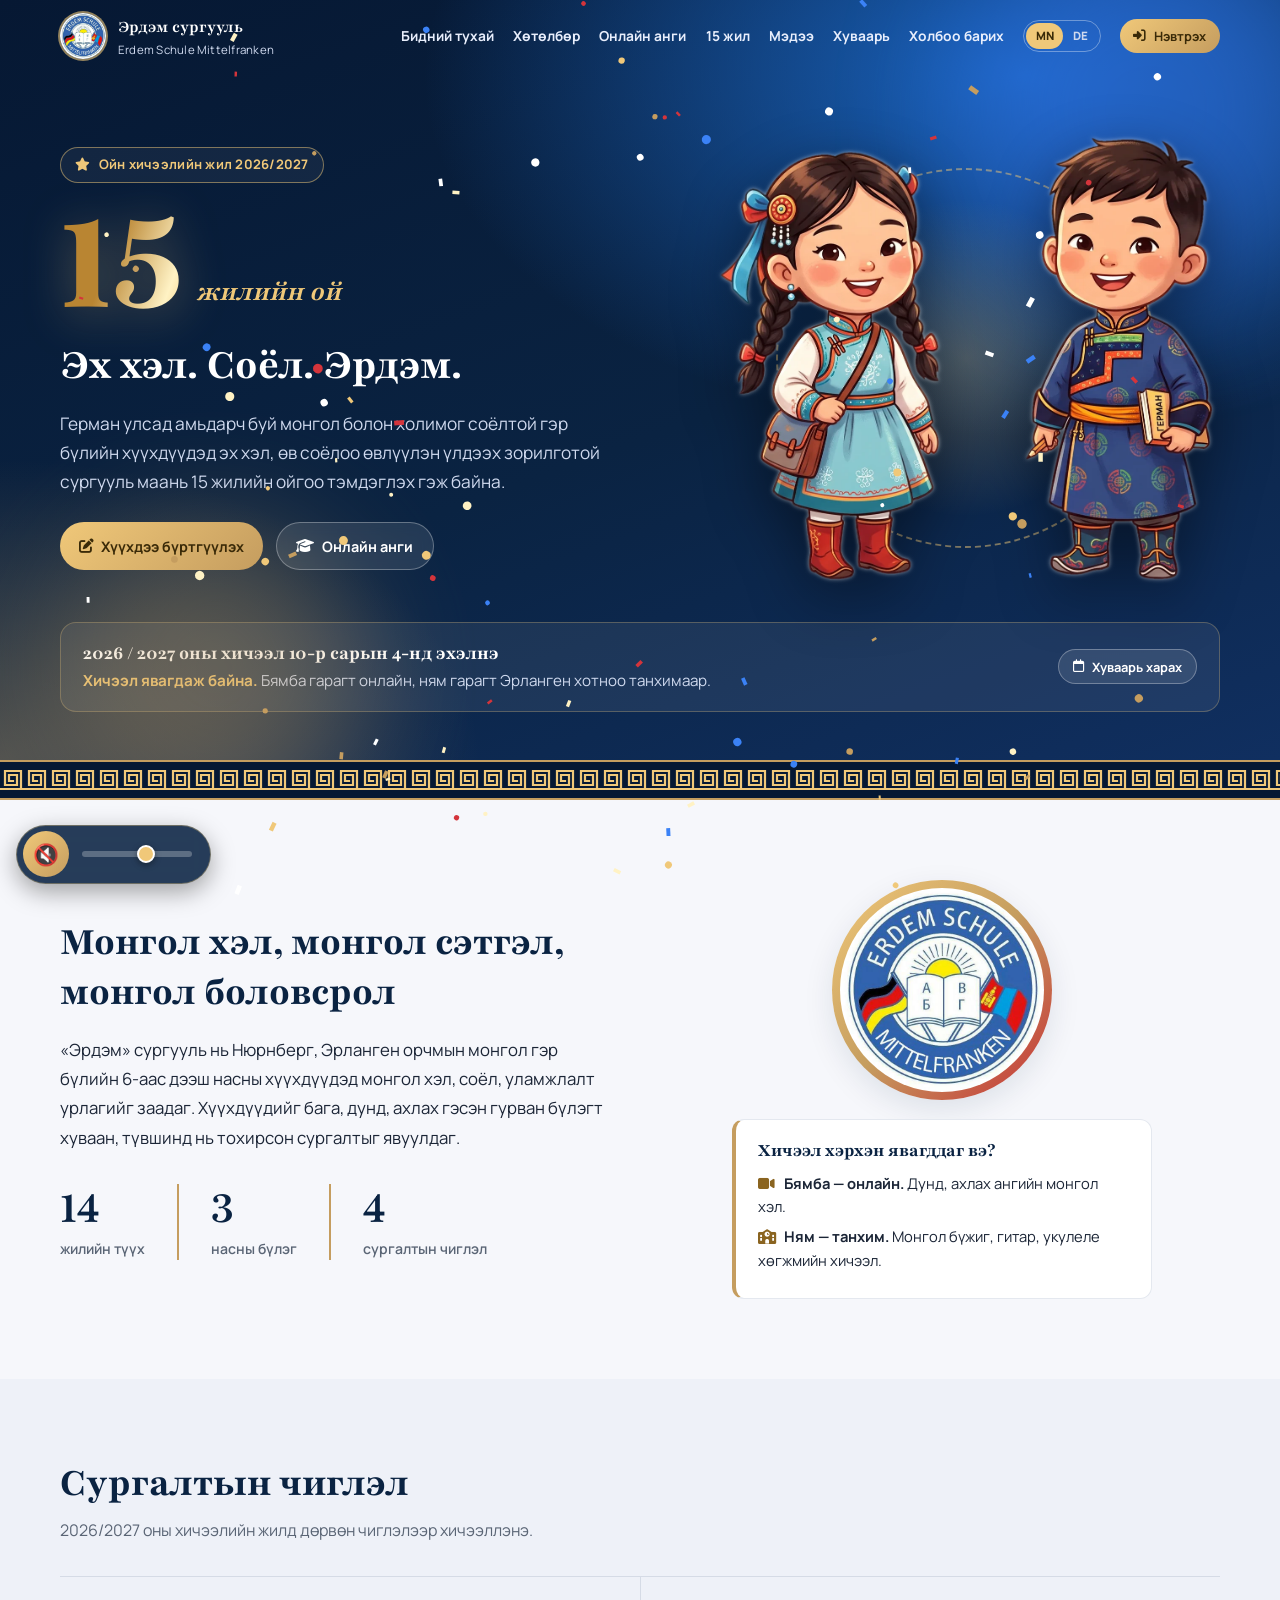
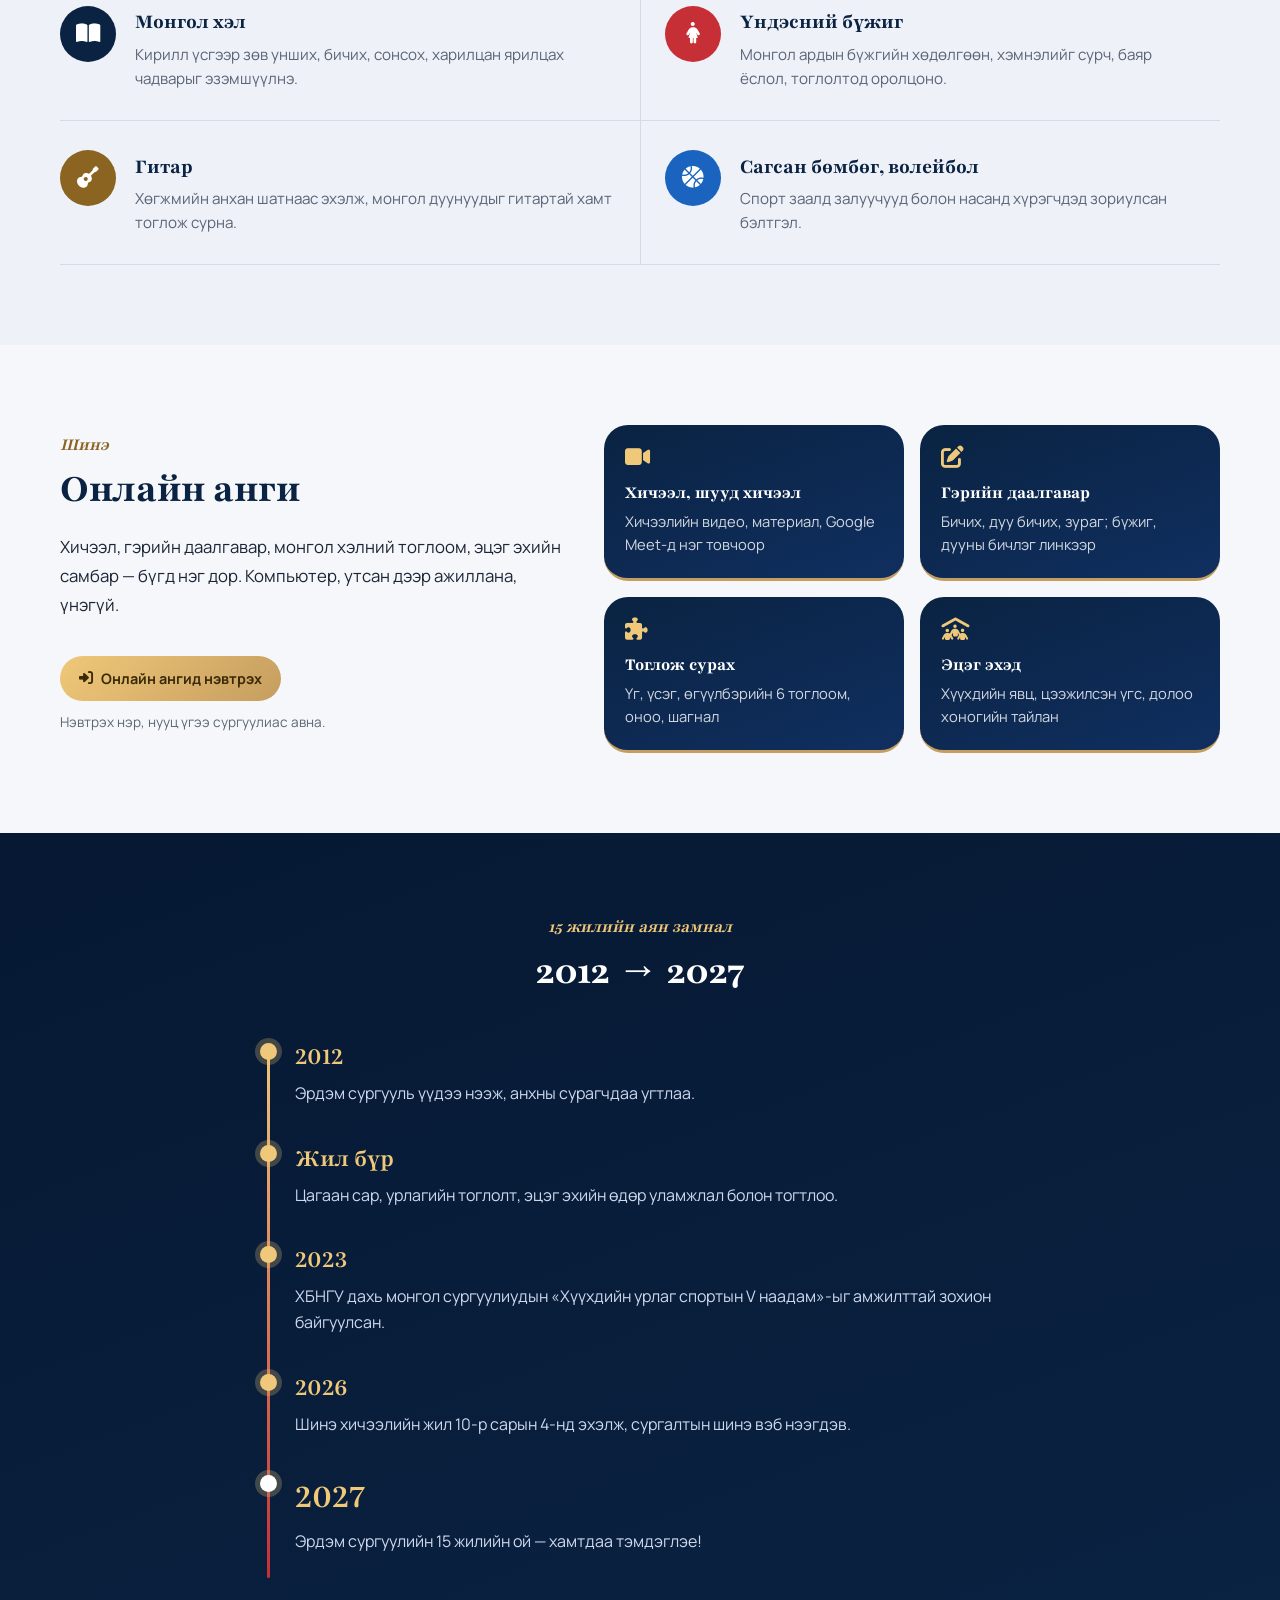
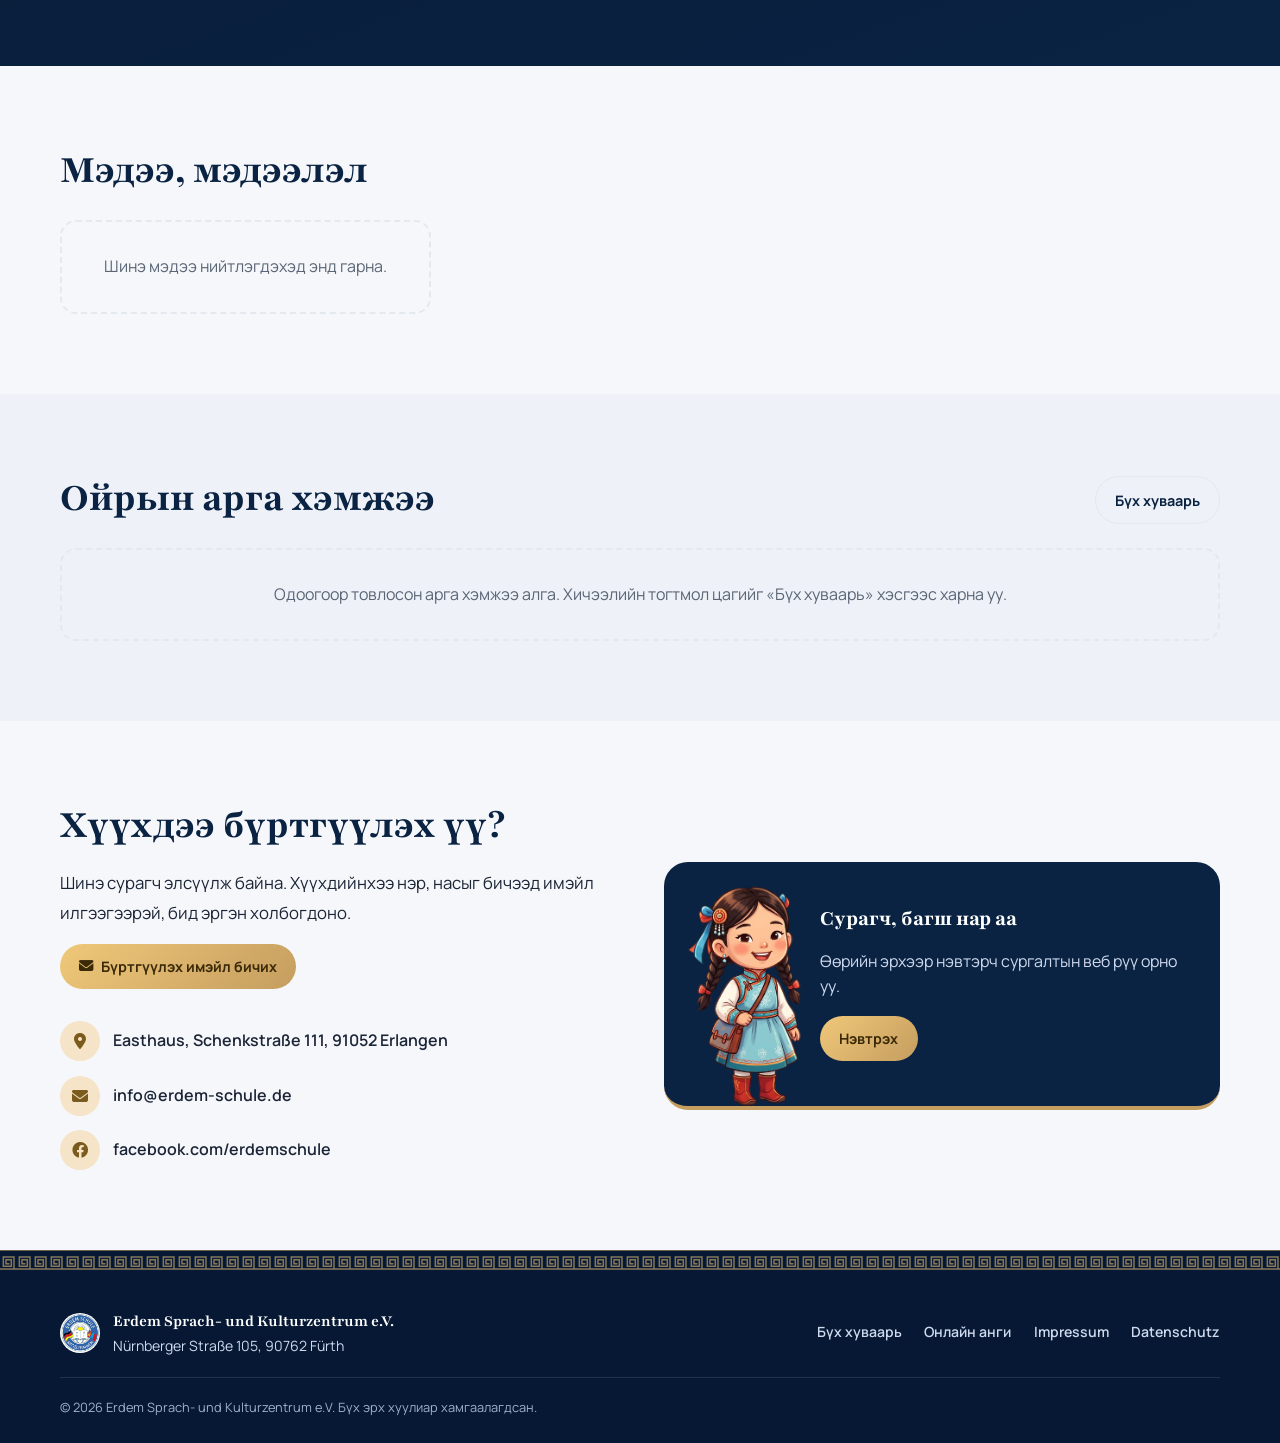
<file: index.html>
<!DOCTYPE html>
<html lang="mn">
<head>
  <meta charset="UTF-8" />
  <meta name="viewport" content="width=device-width, initial-scale=1.0" />
  <title>Erdem Schule – 15 жил / 15 Jahre</title>
  <meta name="description" content="Erdem Schule Mittelfranken — Эрдэм Монгол Сургууль. Нюрнберг, Эрланген орчмын монгол хүүхдүүдэд монгол хэл, бүжиг, гитар, спорт. 2026/2027: 15 жилийн ой." />
  <meta name="theme-color" content="#0a2342" />
  <link rel="icon" href="images/logo.jpg" />
  <link rel="preload" href="fonts/manrope-latin.woff2" as="font" type="font/woff2" crossorigin />
  <link rel="stylesheet" href="css/fonts.css" />
  <link rel="stylesheet" href="vendor/fontawesome/css/all.min.css" />
  <link rel="stylesheet" href="css/base.css" />
  <link rel="stylesheet" href="css/landing.css" />
  <script>
    // JS ажиллаж байгаа үед л "reveal" хөдөлгөөнт гаралтыг идэвхжүүлнэ. landing.js 2.5 сек дотор ачаалагдахгүй бол
    // (жишээ нь файлыг шууд давхар товшиж file:// хэлбэрээр нээсэн үед) агуулгыг шууд харуулна.
    document.documentElement.classList.add('js');
    setTimeout(function () {
      if (window.__erdemReady) return;
      document.documentElement.classList.remove('js');
      if (location.protocol === 'file:') {
        var b = document.createElement('div');
        b.className = 'file-warn';
        b.innerHTML = 'Хуудсыг файлаар шууд нээсэн тул JavaScript ажиллахгүй байна. Хавтсанд <code>python -m http.server 8080</code> ажиллуулаад <b>http://localhost:8080</b> хаягаар нээнэ үү.';
        document.body.prepend(b);
      }
    }, 2500);
  </script>
</head>
<body>
  <a class="skip" href="#about" data-i18n="skip">Агуулга руу шилжих</a>
  <canvas id="fx" aria-hidden="true"></canvas>

  <div id="ticker" class="ticker hidden"><div class="ticker-in"><span id="tickerText"></span></div></div>

  <header id="nav" class="nav">
    <div class="wrap nav-in">
      <a href="#top" class="brand">
        <img src="images/logo.jpg" alt="" width="46" height="46" />
        <span><b data-i18n="brand.name">Эрдэм сургууль</b><small>Erdem Schule Mittelfranken</small></span>
      </a>
      <nav id="links" class="links" aria-label="Үндсэн цэс">
        <a href="#about" data-i18n="nav.about">Бидний тухай</a>
        <a href="#program" data-i18n="nav.program">Хөтөлбөр</a>
        <a href="#online" data-i18n="nav.online">Онлайн анги</a>
        <a href="#history" data-i18n="nav.history">15 жил</a>
        <a href="#news" data-i18n="nav.news">Мэдээ</a>
        <a href="#events" data-i18n="nav.events">Хуваарь</a>
        <a href="#contact" data-i18n="nav.contact">Холбоо барих</a>
        <button class="lang-toggle" data-lang-toggle data-i18n-title="lang.title" type="button" title="Хэл солих"><span class="on">MN</span><span>DE</span></button>
        <a id="loginBtn" class="btn gold sm" href="classroom/"><i class="fa-solid fa-right-to-bracket"></i> Нэвтрэх</a>
      </nav>
      <button id="burger" class="burger" type="button" aria-label="Цэс / Menü" aria-expanded="false" aria-controls="links"><i class="fa-solid fa-bars"></i></button>
    </div>
  </header>

  <main>
  <!-- HERO -->
  <section id="top" class="hero">
    <div class="orb o1"></div><div class="orb o2"></div>
    <div class="wrap hero-grid">
      <div class="hero-text">
        <p class="badge reveal"><i class="fa-solid fa-star"></i> <span data-i18n="hero.badge">Ойн хичээлийн жил 2026/2027</span></p>
        <div class="big15 reveal" id="big15"><span class="n">15</span><span class="u" data-i18n="hero.years">жилийн ой</span></div>
        <h1 class="reveal" id="heroTitle" data-i18n="hero.title">Эх хэл. Соёл. Эрдэм.</h1>
        <p class="lead reveal" id="heroDesc" data-i18n="hero.desc">Герман улсад амьдарч буй монгол болон холимог соёлтой гэр бүлийн хүүхдүүдэд эх хэл, өв соёлоо өвлүүлэн үлдээх зорилготой сургууль маань 15 жилийн ойгоо тэмдэглэх гэж байна.</p>
        <div class="cta reveal">
          <a href="#contact" class="btn gold"><i class="fa-solid fa-pen-to-square"></i> <span data-i18n="hero.cta1">Хүүхдээ бүртгүүлэх</span></a>
          <a href="classroom/" class="btn glass"><i class="fa-solid fa-graduation-cap"></i> <span data-i18n="nav.online">Онлайн анги</span></a>
        </div>
      </div>

      <div class="hero-art reveal">
        <div class="ring"></div>
        <!-- Хоёр хүүхдийг тусад нь хөдөлгөж, амыг нь (mouth sprite) нээж хаан "дуулж" байгаа мэт харуулна -->
        <div class="stage" id="stage" role="img" aria-label="Монгол хувцастай хоёр сурагч дуулж байна / Zwei Schulkinder in mongolischer Tracht singen">
          <div class="kid girl" style="left:1.417%;top:4.537%;width:43.417%;height:93.889%">
            <img src="images/sing_girl.webp" alt="" width="521" height="1014" fetchpriority="high" />
            <img class="mouth" src="images/sing_girl_mouth.webp" alt="" style="left:52.78%;top:27.91%;width:24.57%;height:7.5%" />
          </div>
          <div class="kid boy" style="left:61.583%;top:1.481%;width:37.083%;height:97.037%">
            <img src="images/sing_boy.webp" alt="" width="445" height="1048" fetchpriority="high" />
            <img class="mouth" src="images/sing_boy_mouth.webp" alt="" style="left:30.79%;top:29.01%;width:31.91%;height:7.25%" />
          </div>
          <span class="note n1" aria-hidden="true">♪</span><span class="note n2" aria-hidden="true">♫</span><span class="note n3" aria-hidden="true">♬</span>
          <span class="note n4" aria-hidden="true">♪</span><span class="note n5" aria-hidden="true">♫</span><span class="note n6" aria-hidden="true">♩</span>
        </div>
      </div>
    </div>

    <div class="wrap">
      <div class="count reveal">
        <div class="count-head">
          <h2 id="countTitle" data-i18n="count.title">2026 / 2027 оны хичээл 10-р сарын 4-нд эхэлнэ</h2>
          <p id="countDone" class="count-done hidden" data-i18n-html="count.done"><b>Хичээл явагдаж байна.</b> Бямба гарагт онлайн, ням гарагт Эрланген хотноо танхимаар.</p>
        </div>
        <div class="count-grid" id="countGrid">
          <div><b id="cd">0</b><small data-i18n="count.d">өдөр</small></div>
          <div><b id="ch">0</b><small data-i18n="count.h">цаг</small></div>
          <div><b id="cm">0</b><small data-i18n="count.m">минут</small></div>
          <div><b id="cs">0</b><small data-i18n="count.s">секунд</small></div>
        </div>
        <a id="countLink" class="btn glass sm hidden" href="schedule.html"><i class="fa-regular fa-calendar"></i> <span data-i18n="count.link">Хуваарь харах</span></a>
      </div>
    </div>
  </section>

  <!-- Алхан хээ: сургуулийн соёлын тэмдэг (өмнөх гүйдэг үгсийн туузыг орлоно) -->
  <div class="khee" aria-hidden="true"></div>

  <!-- ABOUT -->
  <section id="about" class="sec">
    <div class="wrap two">
      <div>
        <h2 class="h2" data-i18n="about.h">Монгол хэл, монгол сэтгэл, монгол боловсрол</h2>
        <p class="body-l" id="aboutText" data-i18n="about.text">«Эрдэм» сургууль нь Нюрнберг, Эрланген орчмын монгол гэр бүлийн 6-аас дээш насны хүүхдүүдэд монгол хэл, соёл, уламжлалт урлагийг заадаг. Хүүхдүүдийг бага, дунд, ахлах гэсэн гурван бүлэгт хуваан, түвшинд нь тохирсон сургалтыг явуулдаг.</p>
        <dl class="facts">
          <div class="fact"><dt><b class="num" data-to="15">15</b></dt><dd data-i18n="about.f1">жилийн түүх</dd></div>
          <div class="fact"><dt><b class="num" data-to="3">3</b></dt><dd data-i18n="about.f2">насны бүлэг</dd></div>
          <div class="fact"><dt><b class="num" data-to="4">4</b></dt><dd data-i18n="about.f3">сургалтын чиглэл</dd></div>
        </dl>
      </div>
      <div class="about-art">
        <div class="frame"><img src="images/logo.jpg" alt="Erdem Schule" width="220" height="220" loading="lazy" /></div>
        <div class="how">
          <h3 data-i18n="about.how">Хичээл хэрхэн явагддаг вэ?</h3>
          <p><i class="fa-solid fa-video"></i> <span data-i18n-html="about.sat"><b>Бямба — онлайн.</b> Дунд, ахлах ангийн монгол хэл.</span></p>
          <p><i class="fa-solid fa-school"></i> <span data-i18n-html="about.sun"><b>Ням — танхим.</b> Монгол бүжиг, гитар, укулеле хөгжмийн хичээл.</span></p>
        </div>
      </div>
    </div>
  </section>

  <!-- PROGRAM -->
  <section id="program" class="sec alt">
    <div class="wrap">
      <h2 class="h2" data-i18n="prog.h">Сургалтын чиглэл</h2>
      <p class="sub" data-i18n="prog.sub">2026/2027 оны хичээлийн жилд дөрвөн чиглэлээр хичээллэнэ.</p>
      <ul class="courses">
        <li class="course c1"><span class="ico"><i class="fa-solid fa-book-open"></i></span><div><h3 data-i18n="prog.1t">Монгол хэл</h3><p data-i18n="prog.1d">Кирилл үсгээр зөв унших, бичих, сонсох, харилцан ярилцах чадварыг эзэмшүүлнэ.</p></div></li>
        <li class="course c2"><span class="ico"><i class="fa-solid fa-person-dress"></i></span><div><h3 data-i18n="prog.2t">Үндэсний бүжиг</h3><p data-i18n="prog.2d">Монгол ардын бүжгийн хөдөлгөөн, хэмнэлийг сурч, баяр ёслол, тоглолтод оролцоно.</p></div></li>
        <li class="course c3"><span class="ico"><i class="fa-solid fa-guitar"></i></span><div><h3 data-i18n="prog.3t">Гитар</h3><p data-i18n="prog.3d">Хөгжмийн анхан шатнаас эхэлж, монгол дуунуудыг гитартай хамт тоглож сурна.</p></div></li>
        <li class="course c4"><span class="ico"><i class="fa-solid fa-basketball"></i></span><div><h3 data-i18n="prog.4t">Сагсан бөмбөг, волейбол</h3><p data-i18n="prog.4d">Спорт заалд залуучууд болон насанд хүрэгчдэд зориулсан бэлтгэл.</p></div></li>
      </ul>
    </div>
  </section>


  <!-- ONLINE CLASS -->
  <section id="online" class="sec online">
    <div class="wrap online-in">
      <div class="online-text reveal">
        <p class="eyebrow" data-i18n="on.eyebrow">Шинэ</p>
        <h2 class="h2" data-i18n="on.h">Онлайн анги</h2>
        <p class="body-l" data-i18n="on.p">Хичээл, гэрийн даалгавар, монгол хэлний тоглоом, эцэг эхийн самбар — бүгд нэг дор.</p>
        <a class="btn gold" href="classroom/"><i class="fa-solid fa-right-to-bracket"></i> <span data-i18n="on.go">Онлайн ангид нэвтрэх</span></a>
        <p class="online-note" data-i18n="on.note">Нэвтрэх нэр, нууц үгээ сургуулиас авна.</p>
      </div>
      <ul class="online-grid">
        <li class="reveal"><i class="fa-solid fa-video"></i><h3 data-i18n="on.1t">Хичээл, шууд хичээл</h3><p data-i18n="on.1d"></p></li>
        <li class="reveal"><i class="fa-solid fa-pen-to-square"></i><h3 data-i18n="on.2t">Гэрийн даалгавар</h3><p data-i18n="on.2d"></p></li>
        <li class="reveal"><i class="fa-solid fa-puzzle-piece"></i><h3 data-i18n="on.3t">Тоглож сурах</h3><p data-i18n="on.3d"></p></li>
        <li class="reveal"><i class="fa-solid fa-people-roof"></i><h3 data-i18n="on.4t">Эцэг эхэд</h3><p data-i18n="on.4d"></p></li>
      </ul>
    </div>
  </section>

  <!-- HISTORY -->
  <section id="history" class="sec dark">
    <div class="wrap">
      <div class="center"><p class="eyebrow gold" data-i18n="hist.eyebrow">15 жилийн аян замнал</p><h2 class="h2 light">2012 → 2027</h2></div>
      <ol class="timeline">
        <li class="tl"><span class="dot"></span><b>2012</b><p data-i18n="hist.1">Эрдэм сургууль үүдээ нээж, анхны сурагчдаа угтлаа.</p></li>
        <li class="tl"><span class="dot"></span><b data-i18n="hist.2t">Жил бүр</b><p data-i18n="hist.2">Цагаан сар, урлагийн тоглолт, эцэг эхийн өдөр уламжлал болон тогтлоо.</p></li>
        <li class="tl"><span class="dot"></span><b>2023</b><p data-i18n="hist.23">ХБНГУ дахь монгол сургуулиудын «Хүүхдийн урлаг спортын V наадам»-ыг амжилттай зохион байгуулсан.</p></li>
        <li class="tl"><span class="dot"></span><b>2026</b><p data-i18n="hist.3">Шинэ хичээлийн жил 10-р сарын 4-нд эхэлж, сургалтын шинэ вэб нээгдэв.</p></li>
        <li class="tl star"><span class="dot"></span><b>2027</b><p data-i18n="hist.4">Эрдэм сургуулийн 15 жилийн ой — хамтдаа тэмдэглэе!</p></li>
      </ol>
    </div>
  </section>

  <!-- NEWS -->
  <section id="news" class="sec">
    <div class="wrap">
      <div class="head-row">
        <h2 class="h2" data-i18n="news.h">Мэдээ, мэдээлэл</h2>
        <button id="addNews" class="btn gold hidden" type="button"><i class="fa-solid fa-plus"></i> <span data-i18n="news.add">Мэдээ нэмэх</span></button>
      </div>
      <div id="newsGrid" class="news-grid"></div>
    </div>
  </section>

  <!-- EVENTS -->
  <section id="events" class="sec alt">
    <div class="wrap">
      <div class="head-row">
        <h2 class="h2" data-i18n="ev.h">Ойрын арга хэмжээ</h2>
        <a href="schedule.html" class="btn ghost" data-i18n="ev.all">Бүх хуваарь</a>
      </div>
      <div id="eventList" class="event-list"></div>
    </div>
  </section>

  <!-- CONTACT -->
  <section id="contact" class="sec">
    <div class="wrap two">
      <div>
        <h2 class="h2" data-i18n="ct.h">Хүүхдээ бүртгүүлэх үү?</h2>
        <p class="body-l" data-i18n="ct.p">Шинэ сурагч элсүүлж байна. Хүүхдийнхээ нэр, насыг бичээд имэйл илгээгээрэй, бид эргэн холбогдоно.</p>
        <a id="regBtn" class="btn gold" href="mailto:info@erdem-schule.de?subject=Anmeldung%20%2F%20%D0%91%D2%AF%D1%80%D1%82%D0%B3%D1%8D%D0%BB"><i class="fa-solid fa-envelope"></i> <span data-i18n="ct.reg">Бүртгүүлэх имэйл бичих</span></a>
        <ul class="contact">
          <li><i class="fa-solid fa-location-dot"></i><span id="cAddr">Easthaus, Schenkstraße 111, 91052 Erlangen</span></li>
          <li><i class="fa-solid fa-envelope"></i><a id="cMail" href="mailto:info@erdem-schule.de">info@erdem-schule.de</a></li>
          <li><i class="fa-brands fa-facebook"></i><a href="https://www.facebook.com/erdemschule" target="_blank" rel="noopener">facebook.com/erdemschule</a></li>
        </ul>
      </div>
      <div class="cta-card">
        <img src="images/our_avatar_girl.webp" alt="" loading="lazy" />
        <div><h3 data-i18n="ct.card.h">Сурагч, багш нар аа</h3><p data-i18n="ct.card.p">Өөрийн эрхээр нэвтэрч сургалтын веб рүү орно уу.</p><a class="btn gold" href="classroom/" data-i18n="nav.login">Нэвтрэх</a></div>
      </div>
    </div>
  </section>
  </main>

  <footer class="foot">
    <div class="khee thin" aria-hidden="true"></div>
    <div class="wrap foot-in">
      <div class="foot-brand">
        <img src="images/logo.jpg" alt="" width="40" height="40" loading="lazy" />
        <div><b>Erdem Sprach- und Kulturzentrum e.V.</b><span>Nürnberger Straße 105, 90762 Fürth</span></div>
      </div>
      <nav class="foot-links" aria-label="Footer">
        <a href="schedule.html" data-i18n="ev.all">Бүх хуваарь</a>
        <a href="classroom/" data-i18n="nav.online">Онлайн анги</a>
        <a href="impressum.html">Impressum</a>
        <a href="datenschutz.html">Datenschutz</a>
      </nav>
      <p class="foot-copy">© <span id="yr">2026</span> Erdem Sprach- und Kulturzentrum e.V. <span data-i18n="foot.rights">Бүх эрх хуулиар хамгаалагдсан.</span></p>
    </div>
  </footer>

  <!-- Арын хөгжим: давтагдана. Хөтөч дуу автоматаар тоглуулахыг хориглодог тул эхний дарах/товших үед эхэлнэ -->
  <audio id="bgm" src="audio/eh-hel.mp3" loop preload="auto"></audio>
  <div class="music-box">
    <button id="musicBtn" class="music" type="button" aria-pressed="false" data-i18n-title="music.title" aria-label="Хөгжим / Musik">🔇</button>
    <input id="vol" class="vol" type="range" min="0" max="100" step="1" value="60" data-i18n-title="music.vol" aria-label="Volume" />
  </div>

  <script type="module" src="js/landing.js"></script>
</body>
</html>
</file>
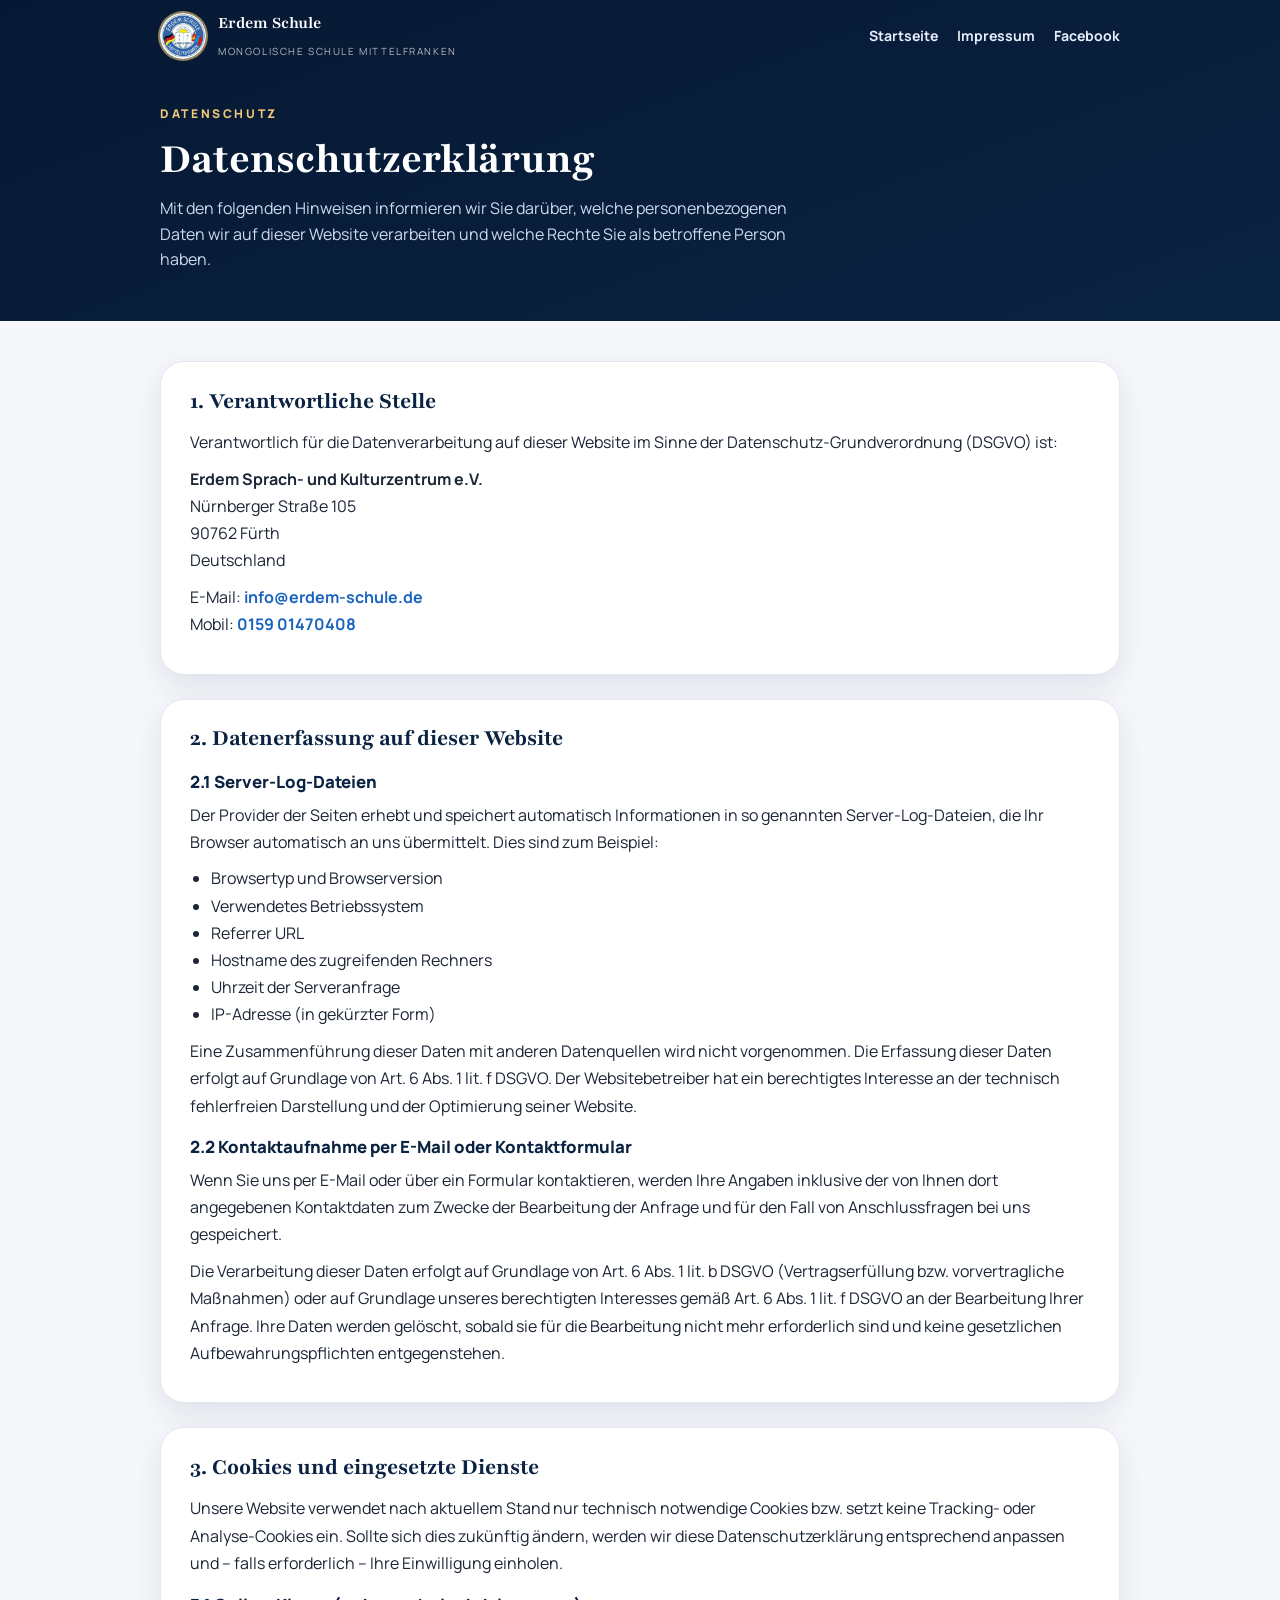
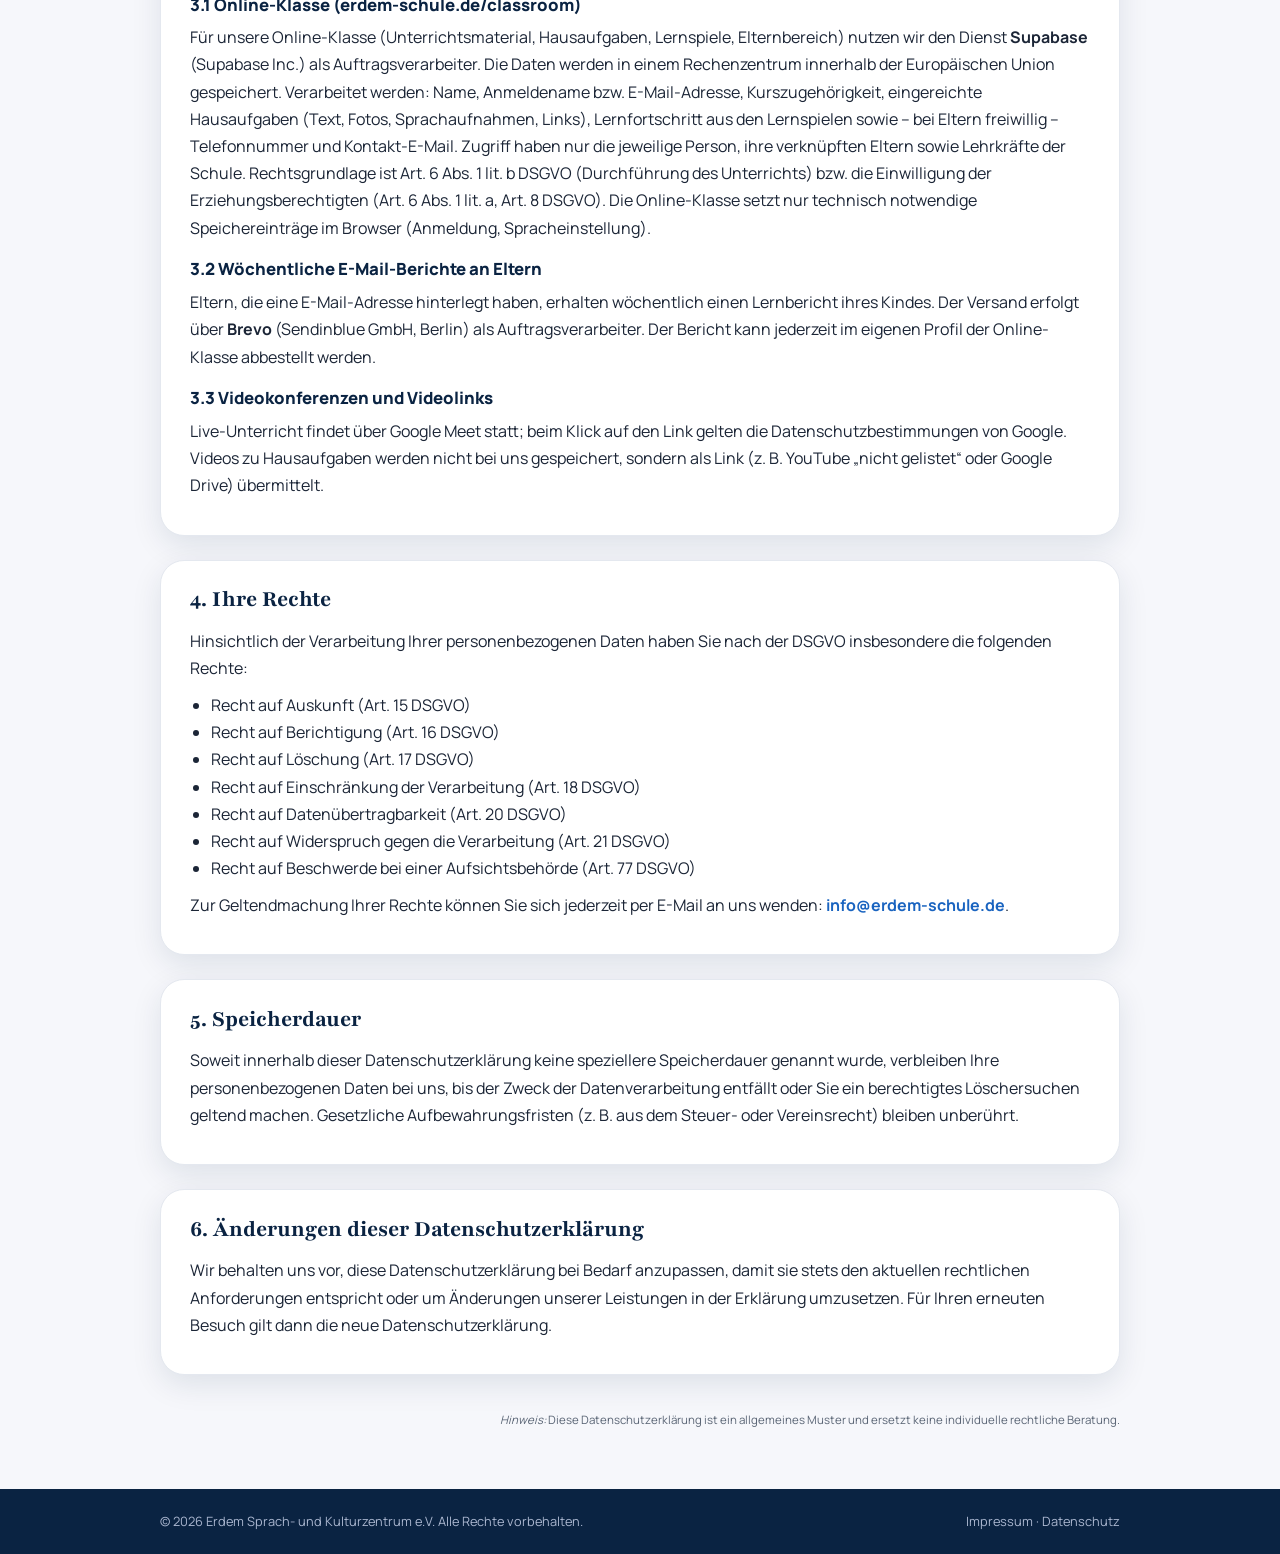
<file: datenschutz.html>
<!DOCTYPE html>
<html lang="de">
<head>
  <meta charset="UTF-8" />
  <meta name="viewport" content="width=device-width, initial-scale=1.0" />
  <title>Datenschutzerklärung – Erdem Schule</title>
  <link rel="icon" href="images/logo.jpg" />
  <link rel="preload" href="fonts/manrope-latin.woff2" as="font" type="font/woff2" crossorigin />
  <link rel="stylesheet" href="css/fonts.css" />
  <link rel="stylesheet" href="css/base.css" />
  <link rel="stylesheet" href="css/legal.css" />
</head>
<body>
  <header class="lg-top">
    <div class="lg-wrap">
      <div class="lg-nav">
        <a class="lg-brand" href="index.html">
          <img src="images/logo.jpg" alt="Erdem Schule Logo" />
          <span><b>Erdem Schule</b><small>Mongolische Schule Mittelfranken</small></span>
        </a>
        <nav class="lg-links">
          <a href="index.html">Startseite</a>
          <a href="impressum.html">Impressum</a>
          <a href="https://www.facebook.com/erdemschule" target="_blank" rel="noopener">Facebook</a>
        </nav>
      </div>
      <div class="lg-hero">
        <p class="eyebrow">Datenschutz</p>
        <h1>Datenschutzerklärung</h1>
        <p>
          Mit den folgenden Hinweisen informieren wir Sie darüber, welche personenbezogenen Daten wir auf dieser Website verarbeiten
          und welche Rechte Sie als betroffene Person haben.
        </p>
      </div>
    </div>
  </header>

  <main class="lg">
    <section class="lg-card">
      <h2>1. Verantwortliche Stelle</h2>
      <p>
        Verantwortlich für die Datenverarbeitung auf dieser Website im Sinne der Datenschutz-Grundverordnung (DSGVO) ist:
      </p>
      <p>
        <strong>Erdem Sprach- und Kulturzentrum e.V.</strong><br>
        Nürnberger Straße 105<br>
        90762 Fürth<br>
        Deutschland
      </p>
      <p>
        E-Mail: <a href="mailto:info@erdem-schule.de">info@erdem-schule.de</a><br>
        Mobil: <a href="tel:+4915901470408">0159 01470408</a>
      </p>
    </section>

    <section class="lg-card">
      <h2>2. Datenerfassung auf dieser Website</h2>

      <h3>2.1 Server-Log-Dateien</h3>
      <p>
        Der Provider der Seiten erhebt und speichert automatisch Informationen in so genannten Server-Log-Dateien, die Ihr Browser
        automatisch an uns übermittelt. Dies sind zum Beispiel:
      </p>
      <ul>
        <li>Browsertyp und Browserversion</li>
        <li>Verwendetes Betriebssystem</li>
        <li>Referrer URL</li>
        <li>Hostname des zugreifenden Rechners</li>
        <li>Uhrzeit der Serveranfrage</li>
        <li>IP-Adresse (in gekürzter Form)</li>
      </ul>
      <p>
        Eine Zusammenführung dieser Daten mit anderen Datenquellen wird nicht vorgenommen. Die Erfassung dieser Daten erfolgt auf
        Grundlage von Art. 6 Abs. 1 lit. f DSGVO. Der Websitebetreiber hat ein berechtigtes Interesse an der technisch fehlerfreien
        Darstellung und der Optimierung seiner Website.
      </p>

      <h3>2.2 Kontaktaufnahme per E-Mail oder Kontaktformular</h3>
      <p>
        Wenn Sie uns per E-Mail oder über ein Formular kontaktieren, werden Ihre Angaben inklusive der von Ihnen dort angegebenen
        Kontaktdaten zum Zwecke der Bearbeitung der Anfrage und für den Fall von Anschlussfragen bei uns gespeichert.
      </p>
      <p>
        Die Verarbeitung dieser Daten erfolgt auf Grundlage von Art. 6 Abs. 1 lit. b DSGVO (Vertragserfüllung bzw. vorvertragliche
        Maßnahmen) oder auf Grundlage unseres berechtigten Interesses gemäß Art. 6 Abs. 1 lit. f DSGVO an der Bearbeitung Ihrer
        Anfrage. Ihre Daten werden gelöscht, sobald sie für die Bearbeitung nicht mehr erforderlich sind und keine gesetzlichen
        Aufbewahrungspflichten entgegenstehen.
      </p>
    </section>

    <section class="lg-card">
      <h2>3. Cookies und eingesetzte Dienste</h2>
      <p>
        Unsere Website verwendet nach aktuellem Stand nur technisch notwendige Cookies bzw. setzt keine Tracking- oder
        Analyse-Cookies ein. Sollte sich dies zukünftig ändern, werden wir diese Datenschutzerklärung entsprechend anpassen und – falls erforderlich –
        Ihre Einwilligung einholen.
      </p>

      <h3>3.1 Online-Klasse (erdem-schule.de/classroom)</h3>
      <p>
        Für unsere Online-Klasse (Unterrichtsmaterial, Hausaufgaben, Lernspiele, Elternbereich) nutzen wir den Dienst
        <strong>Supabase</strong> (Supabase Inc.) als Auftragsverarbeiter. Die Daten werden in einem Rechenzentrum innerhalb der
        Europäischen Union gespeichert. Verarbeitet werden: Name, Anmeldename bzw. E-Mail-Adresse, Kurszugehörigkeit,
        eingereichte Hausaufgaben (Text, Fotos, Sprachaufnahmen, Links), Lernfortschritt aus den Lernspielen sowie – bei Eltern
        freiwillig – Telefonnummer und Kontakt-E-Mail. Zugriff haben nur die jeweilige Person, ihre verknüpften Eltern sowie
        Lehrkräfte der Schule. Rechtsgrundlage ist Art. 6 Abs. 1 lit. b DSGVO (Durchführung des Unterrichts) bzw. die Einwilligung
        der Erziehungsberechtigten (Art. 6 Abs. 1 lit. a, Art. 8 DSGVO). Die Online-Klasse setzt nur technisch notwendige
        Speichereinträge im Browser (Anmeldung, Spracheinstellung).
      </p>
      <h3>3.2 Wöchentliche E-Mail-Berichte an Eltern</h3>
      <p>
        Eltern, die eine E-Mail-Adresse hinterlegt haben, erhalten wöchentlich einen Lernbericht ihres Kindes. Der Versand erfolgt
        über <strong>Brevo</strong> (Sendinblue GmbH, Berlin) als Auftragsverarbeiter. Der Bericht kann jederzeit im eigenen
        Profil der Online-Klasse abbestellt werden.
      </p>
      <h3>3.3 Videokonferenzen und Videolinks</h3>
      <p>
        Live-Unterricht findet über Google Meet statt; beim Klick auf den Link gelten die Datenschutzbestimmungen von Google.
        Videos zu Hausaufgaben werden nicht bei uns gespeichert, sondern als Link (z. B. YouTube „nicht gelistet“ oder
        Google Drive) übermittelt.
      </p>
      <!-- Хөгжүүлэлтийн тэмдэглэл (нийтэд харагдахгүй): Хэрэв Google Analytics, YouTube, Google Fonts, Firebase зэрэг
           гадны үйлчилгээ ашиглаж байвал энд тус бүрийн тайлбар + Rechtsgrundlage (Art. 6 DSGVO) нэмэх хэрэгтэй. -->
    </section>

    <section class="lg-card">
      <h2>4. Ihre Rechte</h2>
      <p>
        Hinsichtlich der Verarbeitung Ihrer personenbezogenen Daten haben Sie nach der DSGVO insbesondere die folgenden Rechte:
      </p>
      <ul>
        <li>Recht auf Auskunft (Art. 15 DSGVO)</li>
        <li>Recht auf Berichtigung (Art. 16 DSGVO)</li>
        <li>Recht auf Löschung (Art. 17 DSGVO)</li>
        <li>Recht auf Einschränkung der Verarbeitung (Art. 18 DSGVO)</li>
        <li>Recht auf Datenübertragbarkeit (Art. 20 DSGVO)</li>
        <li>Recht auf Widerspruch gegen die Verarbeitung (Art. 21 DSGVO)</li>
        <li>Recht auf Beschwerde bei einer Aufsichtsbehörde (Art. 77 DSGVO)</li>
      </ul>
      <p>
        Zur Geltendmachung Ihrer Rechte können Sie sich jederzeit per E-Mail an uns wenden:
        <a href="mailto:info@erdem-schule.de">info@erdem-schule.de</a>.
      </p>
    </section>

    <section class="lg-card">
      <h2>5. Speicherdauer</h2>
      <p>
        Soweit innerhalb dieser Datenschutzerklärung keine speziellere Speicherdauer genannt wurde, verbleiben Ihre personenbezogenen
        Daten bei uns, bis der Zweck der Datenverarbeitung entfällt oder Sie ein berechtigtes Löschersuchen geltend machen. Gesetzliche
        Aufbewahrungsfristen (z.&nbsp;B. aus dem Steuer- oder Vereinsrecht) bleiben unberührt.
      </p>
    </section>

    <section class="lg-card">
      <h2>6. Änderungen dieser Datenschutzerklärung</h2>
      <p>
        Wir behalten uns vor, diese Datenschutzerklärung bei Bedarf anzupassen, damit sie stets den aktuellen rechtlichen Anforderungen
        entspricht oder um Änderungen unserer Leistungen in der Erklärung umzusetzen. Für Ihren erneuten Besuch gilt dann die neue
        Datenschutzerklärung.
      </p>
    </section>

    <p class="lg-note"><em>Hinweis:</em> Diese Datenschutzerklärung ist ein allgemeines Muster und ersetzt keine individuelle rechtliche Beratung.</p>
  </main>

  <footer class="lg-foot">
    <div class="lg-wrap">
      <span>&copy; <span id="yr">2026</span> Erdem Sprach- und Kulturzentrum e.V. Alle Rechte vorbehalten.</span>
      <span><a href="impressum.html">Impressum</a> · <a href="datenschutz.html">Datenschutz</a></span>
    </div>
  </footer>
  <script>document.getElementById('yr').textContent = new Date().getFullYear();</script>
</body>
</html>
</file>
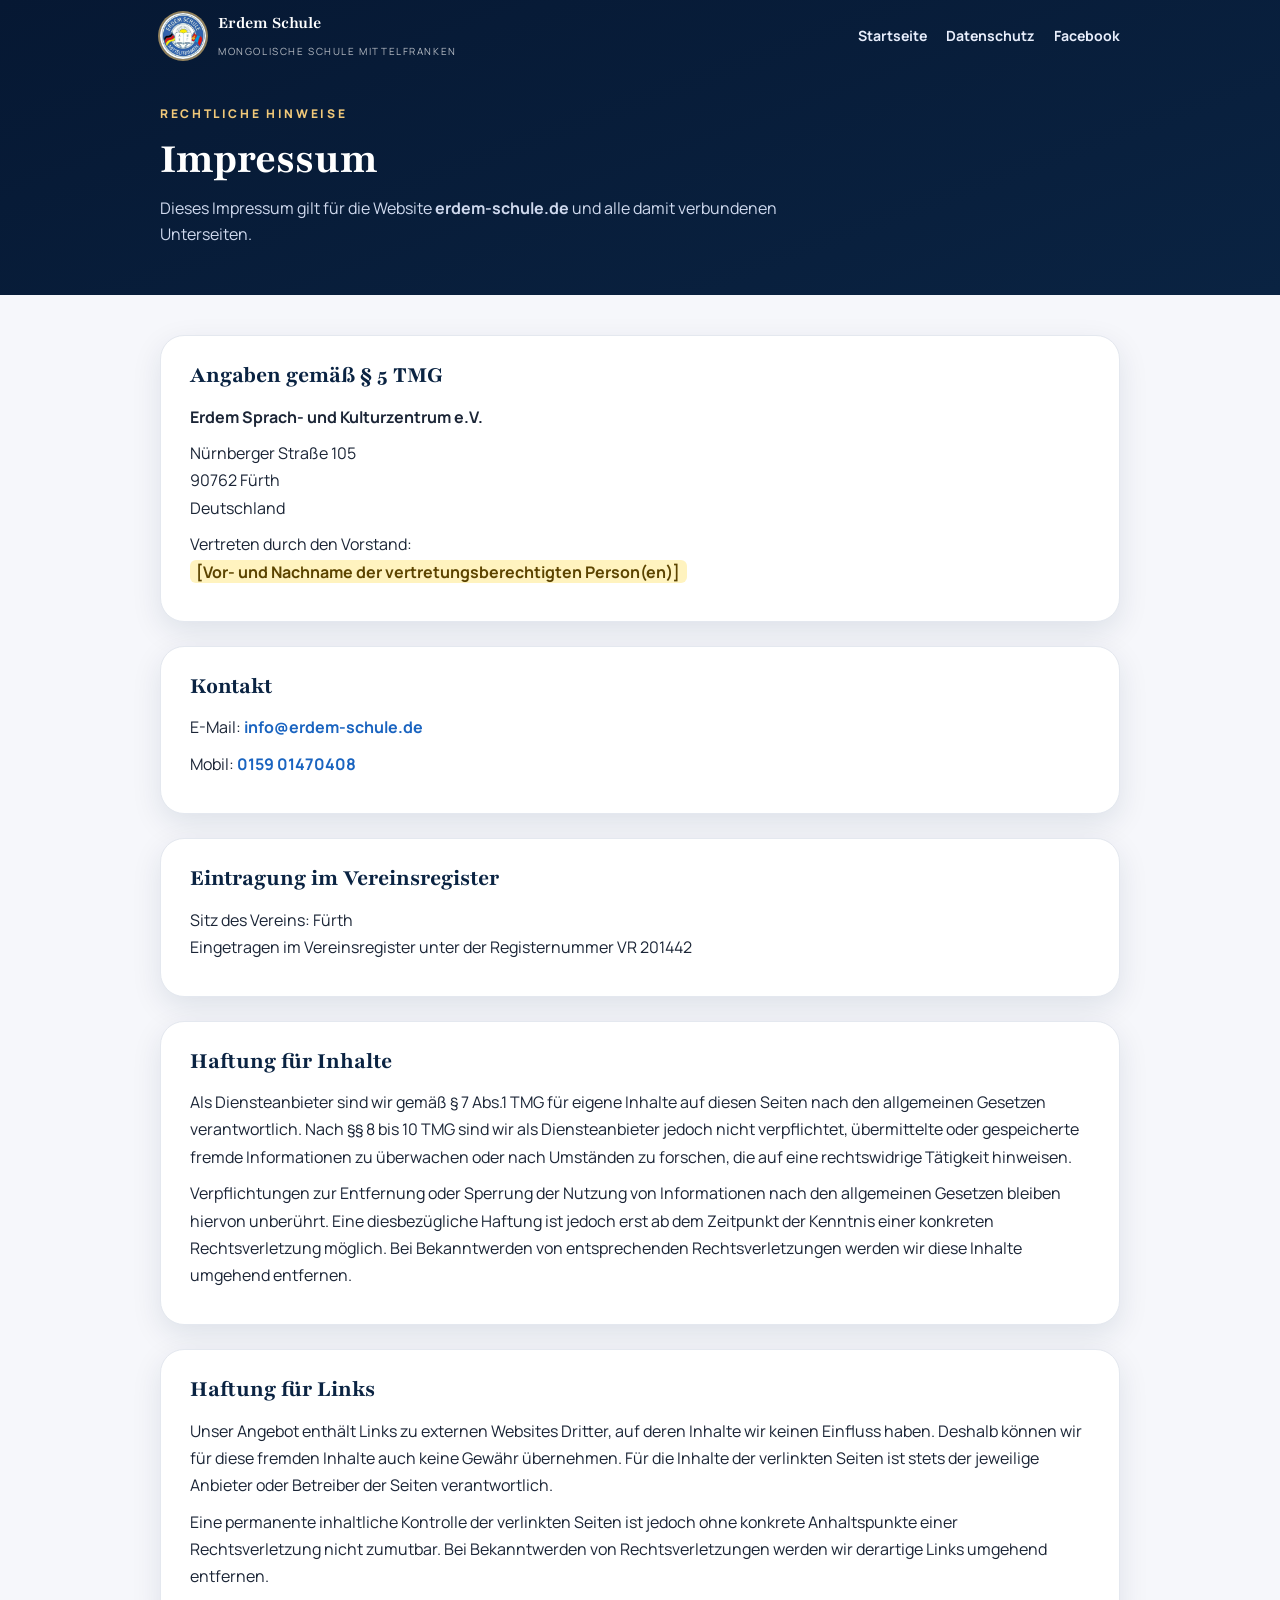
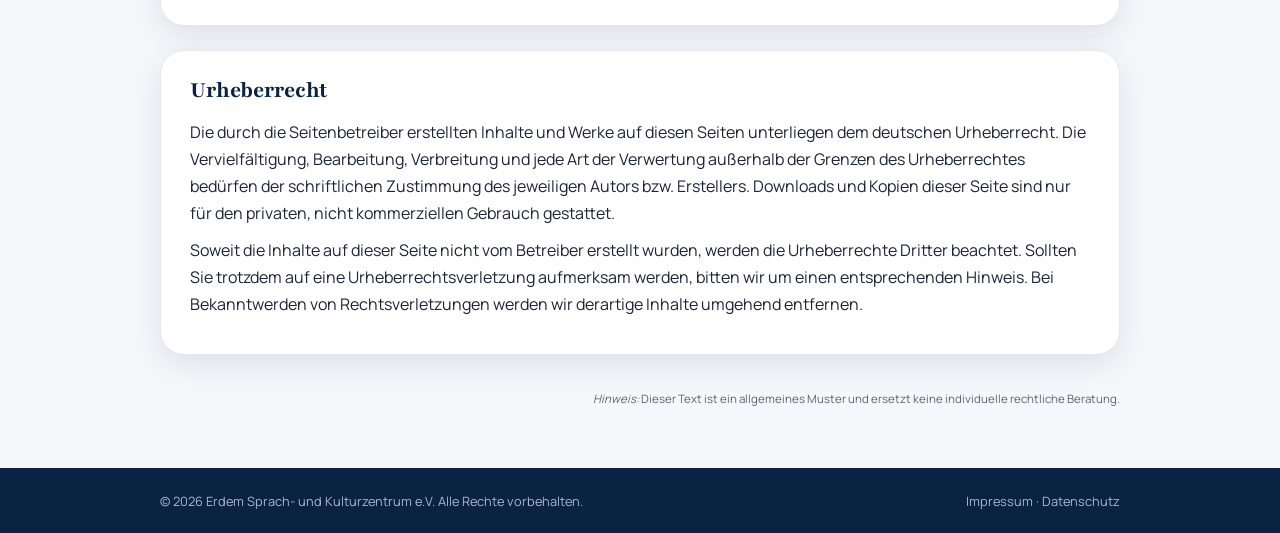
<file: impressum.html>
<!DOCTYPE html>
<html lang="de">
<head>
  <meta charset="UTF-8" />
  <meta name="viewport" content="width=device-width, initial-scale=1.0" />
  <title>Impressum – Erdem Schule</title>
  <link rel="icon" href="images/logo.jpg" />
  <link rel="preload" href="fonts/manrope-latin.woff2" as="font" type="font/woff2" crossorigin />
  <link rel="stylesheet" href="css/fonts.css" />
  <link rel="stylesheet" href="css/base.css" />
  <link rel="stylesheet" href="css/legal.css" />
</head>
<body>
  <header class="lg-top">
    <div class="lg-wrap">
      <div class="lg-nav">
        <a class="lg-brand" href="index.html">
          <img src="images/logo.jpg" alt="Erdem Schule Logo" />
          <span><b>Erdem Schule</b><small>Mongolische Schule Mittelfranken</small></span>
        </a>
        <nav class="lg-links">
          <a href="index.html">Startseite</a>
          <a href="datenschutz.html">Datenschutz</a>
          <a href="https://www.facebook.com/erdemschule" target="_blank" rel="noopener">Facebook</a>
        </nav>
      </div>
      <div class="lg-hero">
        <p class="eyebrow">Rechtliche Hinweise</p>
        <h1>Impressum</h1>
        <p>Dieses Impressum gilt für die Website <strong>erdem-schule.de</strong> und alle damit verbundenen Unterseiten.</p>
      </div>
    </div>
  </header>

  <main class="lg">
    <section class="lg-card">
      <h2>Angaben gemäß § 5 TMG</h2>
      <p><strong>Erdem Sprach- und Kulturzentrum e.V.</strong></p>
      <p>
        Nürnberger Straße 105<br>
        90762 Fürth<br>
        Deutschland
      </p>
      <p>
        Vertreten durch den Vorstand:<br>
        <!-- Жинхэнэ нэрсийг энд бич -->
        <mark class="ph">[Vor- und Nachname der vertretungsberechtigten Person(en)]</mark>
      </p>
    </section>

    <section class="lg-card">
      <h2>Kontakt</h2>
      <p>E-Mail: <a href="mailto:info@erdem-schule.de">info@erdem-schule.de</a></p>
      <p>
        Mobil: <a href="tel:+4915901470408">0159 01470408</a>
      </p>
    </section>

    <section class="lg-card">
      <h2>Eintragung im Vereinsregister</h2>
      <p>
        Sitz des Vereins: Fürth<br>
        Eingetragen im Vereinsregister unter der Registernummer VR 201442
      </p>
    </section>

    <section class="lg-card">
      <h2>Haftung für Inhalte</h2>
      <p>
        Als Diensteanbieter sind wir gemäß § 7 Abs.1 TMG für eigene Inhalte auf diesen Seiten nach den allgemeinen
        Gesetzen verantwortlich. Nach §§ 8 bis 10 TMG sind wir als Diensteanbieter jedoch nicht verpflichtet,
        übermittelte oder gespeicherte fremde Informationen zu überwachen oder nach Umständen zu forschen, die auf
        eine rechtswidrige Tätigkeit hinweisen.
      </p>
      <p>
        Verpflichtungen zur Entfernung oder Sperrung der Nutzung von Informationen nach den allgemeinen Gesetzen
        bleiben hiervon unberührt. Eine diesbezügliche Haftung ist jedoch erst ab dem Zeitpunkt der Kenntnis einer
        konkreten Rechtsverletzung möglich. Bei Bekanntwerden von entsprechenden Rechtsverletzungen werden wir diese
        Inhalte umgehend entfernen.
      </p>
    </section>

    <section class="lg-card">
      <h2>Haftung für Links</h2>
      <p>
        Unser Angebot enthält Links zu externen Websites Dritter, auf deren Inhalte wir keinen Einfluss haben. Deshalb
        können wir für diese fremden Inhalte auch keine Gewähr übernehmen. Für die Inhalte der verlinkten Seiten ist
        stets der jeweilige Anbieter oder Betreiber der Seiten verantwortlich.
      </p>
      <p>
        Eine permanente inhaltliche Kontrolle der verlinkten Seiten ist jedoch ohne konkrete Anhaltspunkte einer
        Rechtsverletzung nicht zumutbar. Bei Bekanntwerden von Rechtsverletzungen werden wir derartige Links umgehend
        entfernen.
      </p>
    </section>

    <section class="lg-card">
      <h2>Urheberrecht</h2>
      <p>
        Die durch die Seitenbetreiber erstellten Inhalte und Werke auf diesen Seiten unterliegen dem deutschen
        Urheberrecht. Die Vervielfältigung, Bearbeitung, Verbreitung und jede Art der Verwertung außerhalb der Grenzen
        des Urheberrechtes bedürfen der schriftlichen Zustimmung des jeweiligen Autors bzw. Erstellers. Downloads und
        Kopien dieser Seite sind nur für den privaten, nicht kommerziellen Gebrauch gestattet.
      </p>
      <p>
        Soweit die Inhalte auf dieser Seite nicht vom Betreiber erstellt wurden, werden die Urheberrechte Dritter
        beachtet. Sollten Sie trotzdem auf eine Urheberrechtsverletzung aufmerksam werden, bitten wir um einen
        entsprechenden Hinweis. Bei Bekanntwerden von Rechtsverletzungen werden wir derartige Inhalte umgehend
        entfernen.
      </p>
    </section>

    <p class="lg-note"><em>Hinweis:</em> Dieser Text ist ein allgemeines Muster und ersetzt keine individuelle rechtliche Beratung.</p>
  </main>

  <footer class="lg-foot">
    <div class="lg-wrap">
      <span>&copy; <span id="yr">2026</span> Erdem Sprach- und Kulturzentrum e.V. Alle Rechte vorbehalten.</span>
      <span><a href="impressum.html">Impressum</a> · <a href="datenschutz.html">Datenschutz</a></span>
    </div>
  </footer>
  <script>document.getElementById('yr').textContent = new Date().getFullYear();</script>
</body>
</html>
</file>
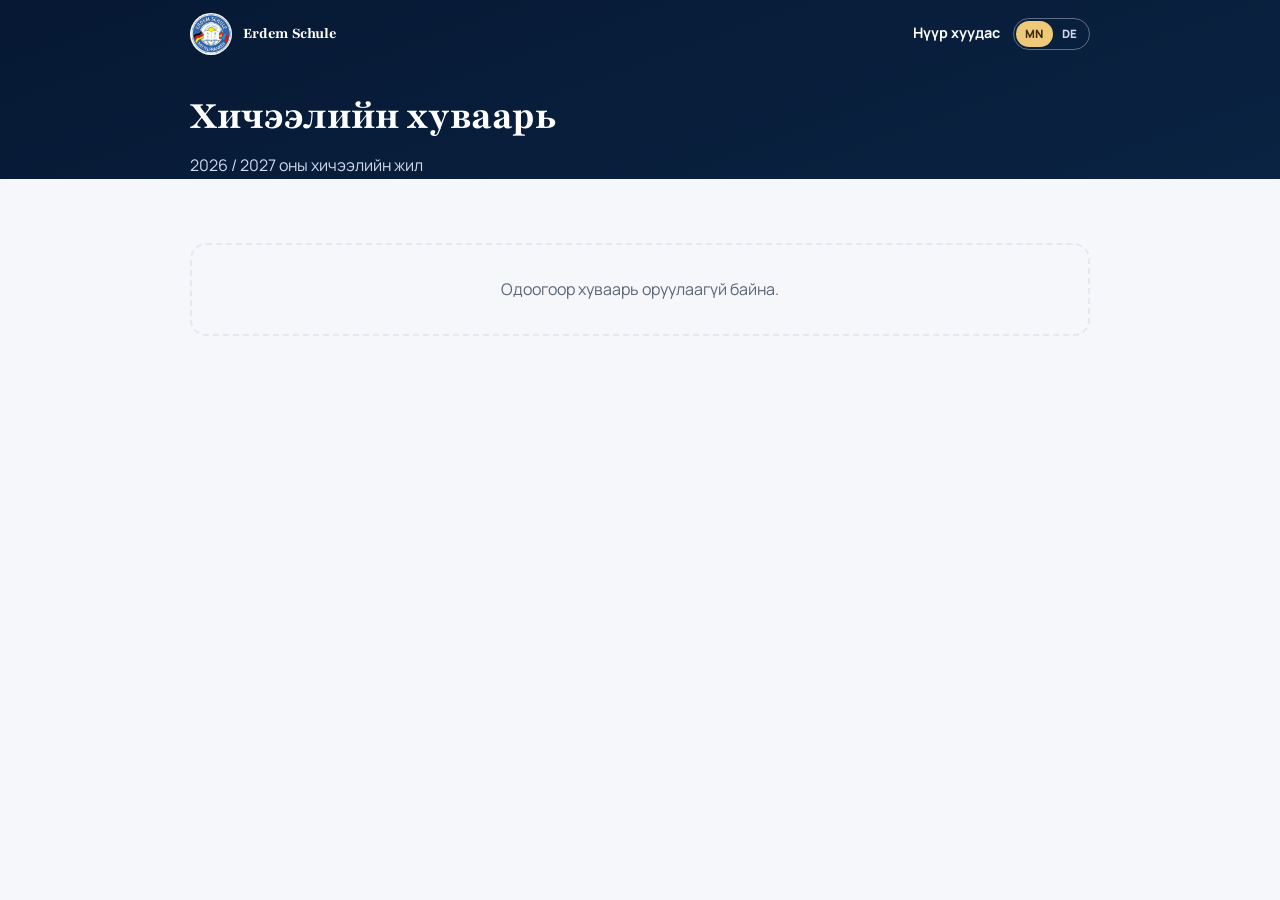
<file: schedule.html>
<!DOCTYPE html>
<html lang="mn">
<head>
  <meta charset="UTF-8">
  <meta name="viewport" content="width=device-width, initial-scale=1.0">
  <title>Erdem Schule – Хуваарь / Termine</title>
  <link rel="icon" href="images/logo.jpg">
  <link rel="preload" href="fonts/manrope-latin.woff2" as="font" type="font/woff2" crossorigin />
  <link rel="stylesheet" href="css/fonts.css" />
  <link rel="stylesheet" href="css/base.css">
  <style>
    header { background: linear-gradient(160deg, var(--navy-950), var(--navy)); color: #fff; }
    .in { width: min(900px, 100% - 2rem); margin-inline: auto; }
    .nav { display: flex; align-items: center; justify-content: space-between; height: 68px; }
    .brand { display: flex; gap: .7rem; align-items: center; font-family: var(--font-d); font-weight: 800; }
    .brand img { width: 42px; height: 42px; border-radius: 50%; }
    .lang-toggle { display: inline-flex; border: 1.5px solid rgba(255,255,255,.35); border-radius: 999px; padding: 2px; background: none; cursor: pointer; font-weight: 800; font-size: .72rem; margin-left: .8rem; }
    .lang-toggle span { padding: .25rem .6rem; border-radius: 999px; color: var(--on-dark-muted); }
    .lang-toggle span.on { background: var(--gold-2); color: var(--on-gold); }
    .nav a.home { font-weight: 700; font-size: .9rem; }
    h1 { font-family: var(--font-d); font-size: clamp(1.8rem, 4vw, 2.6rem); padding: 1.5rem 0 2.5rem; }
    .sub { color: var(--on-dark-muted); margin: -1.8rem 0 2rem; }
    .list { display: grid; gap: 1rem; padding: 2rem 0 4rem; }
    .ev { display: grid; grid-template-columns: 84px 1fr auto; gap: 1.2rem; align-items: center; background: #fff; border: 1px solid var(--line); border-left: 5px solid var(--blue); border-radius: 18px; padding: 1rem 1.3rem; box-shadow: var(--shadow); }
    .ev.on { border-left-color: var(--ok); }
    .ev .d { text-align: center; background: linear-gradient(160deg, var(--navy), var(--navy-2)); color: #fff; border-radius: 14px; padding: .5rem; }
    .ev .d b { display: block; font-size: 1.7rem; font-family: var(--font-d); color: var(--gold-2); line-height: 1.1; }
    .ev .d small { font-size: .68rem; text-transform: uppercase; letter-spacing: .1em; }
    .ev h3 { color: var(--navy); }
    .ev p { margin: .25rem 0 0; color: var(--muted); font-size: .88rem; }
    .past { opacity: .55; }
    h2.sec { font-family: var(--font-d); color: var(--navy); margin: 1rem 0 0; }
    @media (max-width: 600px) { .ev { grid-template-columns: 70px 1fr; } .ev .chip { grid-column: 2; justify-self: start; } }
  </style>
</head>
<body>
  <header>
    <div class="in nav">
      <a class="brand" href="index.html"><img src="images/logo.jpg" alt=""><span>Erdem Schule</span></a>
      <div><a class="home" href="index.html" data-i18n="common.home">Нүүр хуудас</a><button class="lang-toggle" data-lang-toggle type="button"></button></div>
    </div>
    <div class="in"><h1 data-i18n="sc.h">Хичээлийн хуваарь</h1><p class="sub" data-i18n="sc.sub">2026 / 2027 оны хичээлийн жил</p></div>
  </header>
  <main class="in"><div id="list" class="list"></div></main>

  <script type="module">
    import { loadPublic } from './js/public.js';
    import { esc } from './js/util.js';
    import { extend, t, pick, apply, onLang } from './js/i18n.js';

    extend({
      mn: { 'sc.h': 'Хичээлийн хуваарь', 'sc.sub': '2026 / 2027 оны хичээлийн жил', 'sc.upcoming': 'Ойрын арга хэмжээ', 'sc.past': 'Өнгөрсөн', 'sc.none': 'Одоогоор хуваарь оруулаагүй байна.' },
      de: { 'sc.h': 'Unterrichtskalender', 'sc.sub': 'Schuljahr 2026 / 2027', 'sc.upcoming': 'Kommende Termine', 'sc.past': 'Vergangen', 'sc.none': 'Noch keine Termine eingetragen.' },
    });
    apply();

    let rows = [];
    const card = (e, past) => {
      const d = new Date(e.date + 'T00:00:00'), online = e.type === 'Онлайн';
      return `<div class="ev ${online ? 'on' : ''} ${past ? 'past' : ''}"><div class="d"><b>${d.getDate()}</b><small>${t('month.' + (d.getMonth() + 1))}</small></div>
        <div><h3>${esc(pick(e, 'title'))}</h3><p>${esc(e.time || '')} · ${esc(e.place || '')} · ${esc(e.group || '')}</p></div>
        <span class="chip ${online ? 'blue' : 'green'}">${online ? t('common.online') : t('common.onsite')}</span></div>`;
    };
    const draw = () => {
      const today = new Date().toISOString().slice(0, 10);
      const up = rows.filter((e) => e.date >= today).sort((a, b) => a.date.localeCompare(b.date));
      const past = rows.filter((e) => e.date < today).sort((a, b) => b.date.localeCompare(a.date));
      document.getElementById('list').innerHTML = rows.length
        ? (up.length ? `<h2 class="sec">${t('sc.upcoming')}</h2>${up.map((e) => card(e)).join('')}` : '')
          + (past.length ? `<h2 class="sec">${t('sc.past')}</h2>${past.map((e) => card(e, true)).join('')}` : '')
        : `<div class="empty">${t('sc.none')}</div>`;
    };
    loadPublic().then(({ events }) => { rows = events; draw(); });
    onLang(draw);
  </script>
</body>
</html>
</file>
<file: css/fonts.css>
/* Өөрийн сервер дээрх (self-hosted) фонтууд: Manrope + Playfair. Google-тэй холбогдохгүй (GDPR), Ө/Ү-тэй. */
/* cyrillic-ext */
@font-face {
  font-family: 'Manrope';
  font-style: normal;
  font-weight: 400 800;
  font-display: swap;
  src: url(../fonts/manrope-cyrillic-ext.woff2) format('woff2');
  unicode-range: U+0460-052F, U+1C80-1C8A, U+20B4, U+2DE0-2DFF, U+A640-A69F, U+FE2E-FE2F;
}
/* cyrillic */
@font-face {
  font-family: 'Manrope';
  font-style: normal;
  font-weight: 400 800;
  font-display: swap;
  src: url(../fonts/manrope-cyrillic.woff2) format('woff2');
  unicode-range: U+0301, U+0400-045F, U+0490-0491, U+04B0-04B1, U+2116;
}
/* latin-ext */
@font-face {
  font-family: 'Manrope';
  font-style: normal;
  font-weight: 400 800;
  font-display: swap;
  src: url(../fonts/manrope-latin-ext.woff2) format('woff2');
  unicode-range: U+0100-02BA, U+02BD-02C5, U+02C7-02CC, U+02CE-02D7, U+02DD-02FF, U+0304, U+0308, U+0329, U+1D00-1DBF, U+1E00-1E9F, U+1EF2-1EFF, U+2020, U+20A0-20AB, U+20AD-20C0, U+2113, U+2C60-2C7F, U+A720-A7FF;
}
/* latin */
@font-face {
  font-family: 'Manrope';
  font-style: normal;
  font-weight: 400 800;
  font-display: swap;
  src: url(../fonts/manrope-latin.woff2) format('woff2');
  unicode-range: U+0000-00FF, U+0131, U+0152-0153, U+02BB-02BC, U+02C6, U+02DA, U+02DC, U+0304, U+0308, U+0329, U+2000-206F, U+20AC, U+2122, U+2191, U+2193, U+2212, U+2215, U+FEFF, U+FFFD;
}
/* cyrillic-ext */
@font-face {
  font-family: 'Playfair';
  font-style: normal;
  font-weight: 700 900;
  font-stretch: 100%;
  font-display: swap;
  src: url(../fonts/playfair-cyrillic-ext.woff2) format('woff2');
  unicode-range: U+0460-052F, U+1C80-1C8A, U+20B4, U+2DE0-2DFF, U+A640-A69F, U+FE2E-FE2F;
}
/* cyrillic */
@font-face {
  font-family: 'Playfair';
  font-style: normal;
  font-weight: 700 900;
  font-stretch: 100%;
  font-display: swap;
  src: url(../fonts/playfair-cyrillic.woff2) format('woff2');
  unicode-range: U+0301, U+0400-045F, U+0490-0491, U+04B0-04B1, U+2116;
}
/* latin-ext */
@font-face {
  font-family: 'Playfair';
  font-style: normal;
  font-weight: 700 900;
  font-stretch: 100%;
  font-display: swap;
  src: url(../fonts/playfair-latin-ext.woff2) format('woff2');
  unicode-range: U+0100-02BA, U+02BD-02C5, U+02C7-02CC, U+02CE-02D7, U+02DD-02FF, U+0304, U+0308, U+0329, U+1D00-1DBF, U+1E00-1E9F, U+1EF2-1EFF, U+2020, U+20A0-20AB, U+20AD-20C0, U+2113, U+2C60-2C7F, U+A720-A7FF;
}
/* latin */
@font-face {
  font-family: 'Playfair';
  font-style: normal;
  font-weight: 700 900;
  font-stretch: 100%;
  font-display: swap;
  src: url(../fonts/playfair-latin.woff2) format('woff2');
  unicode-range: U+0000-00FF, U+0131, U+0152-0153, U+02BB-02BC, U+02C6, U+02DA, U+02DC, U+0304, U+0308, U+0329, U+2000-206F, U+20AC, U+2122, U+2191, U+2193, U+2212, U+2215, U+FEFF, U+FFFD;
}
</file>
<file: css/base.css>
/* ============================================================
   ERDEM SCHULE — ДИЗАЙНЫ СИСТЕМ (бүх хуудасны цорын ганц эх сурвалж)
   Дэлгэрэнгүй: DESIGN.md
   ============================================================ */
:root {
  /* ── Брэнд өнгө: логоны хөх + алт + Монголын улаан ── */
  --navy-950: #061833;      /* hero, footer-ийн хамгийн бараан */
  --navy: #0a2342;          /* ҮНДСЭН: гарчиг, цэс, товч */
  --navy-2: #102f60;
  --blue: #1a64c0;          /* холбоос, мэдээлэл, идэвхтэй төлөв (цагаан текстэд 5.8:1) */
  --blue-glow: #2f6fe0;     /* зөвхөн гэрлийн эффект, текстэд хэрэглэхгүй */
  --gold: #c59d5f;          /* алтан акцент (хүрээ, тэмдэг) */
  --gold-2: #f0c879;        /* бараан дэвсгэр дээрх алтан текст */
  --gold-soft: #f5e4c7;
  --gold-ink: #8a6420;      /* цайвар дэвсгэр дээрх алтан текст (5.3:1) */
  --red: #c62f35;           /* ЧУХАЛ / алдаа / устгах (цагаан текстэд 5.4:1) */
  --ok: #0a7d5e;            /* амжилт (цагаан текстэд 5.1:1) */
  --sun: #ffc83d;           /* зөвхөн хүүхдийн порталын оноо, баяр */

  /* ── Бараан/алтан дэвсгэр дээрх текстийн өнгө ── */
  --on-gold: #3a2a08;       /* алтан товч, туг дээрх текст (5.5:1) */
  --on-dark: #e8eefc;
  --on-dark-muted: #cfd9ee; /* navy дээрх туслах текст (11:1) */

  /* ── Саарал өнгөнүүд ── */
  --ink: #1b2536;           /* үндсэн текст (15:1) */
  --muted: #5a6575;         /* туслах текст (5.9:1) */
  --line: #e4e8ef;
  --bg: #f6f7fb;
  --bg-alt: #eef1f8;
  --card: #fff;

  /* ── Хэлбэр, сүүдэр ── */
  --radius: 16px;
  --radius-lg: 24px;
  --shadow: 0 10px 30px rgba(10, 35, 66, .10);
  --shadow-lg: 0 24px 50px rgba(10, 35, 66, .18);

  /* ── Үсгийн систем: ХОЁР л фонт, бүгд Ө/Ү-тэй ──
     Manrope  = бүх интерфэйс, текст, товч, хүснэгт
     Playfair = зөвхөн гарчиг (h1/h2), том тоо, брэндийн нэр
     (Playfair Display НЬ Ө, Ү үсэггүй тул хэрэглэхгүй — шинэ "Playfair" ашиглана) */
  --font: 'Manrope', 'Segoe UI', system-ui, sans-serif;
  --font-d: 'Playfair', Georgia, 'Times New Roman', serif;
  --fs-xs: .75rem; --fs-sm: .875rem; --fs-md: 1rem; --fs-lg: 1.25rem;
  --fs-xl: 1.6rem; --fs-2xl: clamp(1.7rem, 3.5vw, 2.5rem);
}
*, *::before, *::after { box-sizing: border-box; }
html { scroll-behavior: smooth; }
body { margin: 0; font-family: var(--font); font-size: var(--fs-md); color: var(--ink); background: var(--bg); line-height: 1.6; -webkit-font-smoothing: antialiased; overflow-x: hidden; }
img { max-width: 100%; display: block; }
a { color: inherit; text-decoration: none; }
button, input, select, textarea { font: inherit; color: inherit; }
h1, h2, h3, h4 { line-height: 1.2; margin: 0; }
h1, h2 { font-family: var(--font-d); font-weight: 800; }
h3, h4 { font-family: var(--font); font-weight: 800; }
::selection { background: var(--gold-2); color: var(--navy); }
/* Гараар (Tab) удирдахад тод харагдах фокус */
:focus-visible { outline: 3px solid var(--gold); outline-offset: 2px; border-radius: 6px; }
.hidden { display: none !important; }
.sr { position: absolute; width: 1px; height: 1px; overflow: hidden; clip: rect(0 0 0 0); }

.btn { display: inline-flex; align-items: center; gap: .5rem; border: 0; cursor: pointer; padding: .7rem 1.2rem; border-radius: 999px; font-weight: 700; font-size: .9rem; transition: transform .15s, box-shadow .2s, background .2s; background: var(--navy); color: #fff; }
.btn:hover { transform: translateY(-2px); box-shadow: 0 8px 20px rgba(10, 35, 66, .25); }
.btn:active { transform: translateY(0); }
.btn.gold { background: linear-gradient(135deg, var(--gold-2), var(--gold)); color: #3a2a08; }
.btn.ghost { background: transparent; color: var(--navy); border: 1.5px solid var(--line); }
.btn.ghost:hover { background: #fff; box-shadow: var(--shadow); }
.btn.danger { background: var(--red); }
.btn.sm { padding: .4rem .85rem; font-size: .8rem; }
.btn[disabled] { opacity: .5; pointer-events: none; }

label.f { display: block; font-size: .8rem; font-weight: 700; color: var(--muted); margin-bottom: 1rem; }
label.f > input, label.f > select, label.f > textarea { display: block; width: 100%; margin-top: .3rem; padding: .65rem .8rem; border: 1.5px solid var(--line); border-radius: 12px; background: #fff; color: var(--ink); font-weight: 500; }
label.f > textarea { min-height: 110px; resize: vertical; }
label.f > input:focus, label.f > select:focus, label.f > textarea:focus { outline: 0; border-color: var(--gold); box-shadow: 0 0 0 4px rgba(197, 157, 95, .2); }
.row { display: grid; gap: 1rem; grid-template-columns: repeat(auto-fit, minmax(180px, 1fr)); }

.card { background: var(--card); border: 1px solid var(--line); border-radius: var(--radius); padding: 1.25rem; box-shadow: 0 2px 10px rgba(10, 35, 66, .04); }
.chip { display: inline-block; font-size: .7rem; font-weight: 800; letter-spacing: .04em; text-transform: uppercase; padding: .2rem .6rem; border-radius: 999px; background: var(--gold-soft); color: #7a5a1d; }
.chip.blue { background: #e0e9ff; color: #1e40af; }
.chip.green { background: #d6f5e8; color: #0b6b48; }
.chip.red { background: #fde2e3; color: #9b1c22; }
.muted { color: var(--muted); }
.empty { text-align: center; color: var(--muted); padding: 2rem 1rem; border: 2px dashed var(--line); border-radius: var(--radius); }

.media { border-radius: 12px; overflow: hidden; background: #000; }
.media iframe, .media video { width: 100%; aspect-ratio: 16/9; border: 0; display: block; }

#toasts { position: fixed; bottom: 1rem; left: 50%; transform: translateX(-50%); z-index: 999; display: grid; gap: .5rem; }
.toast { background: var(--navy); color: #fff; padding: .7rem 1.2rem; border-radius: 12px; box-shadow: var(--shadow); font-weight: 600; font-size: .9rem; animation: tin .25s ease; }
.toast.err { background: var(--red); }
.toast.out { opacity: 0; transition: opacity .3s; }
@keyframes tin { from { transform: translateY(10px); opacity: 0; } }

.modal-bg { position: fixed; inset: 0; background: rgba(8, 20, 40, .6); backdrop-filter: blur(4px); display: grid; place-items: center; padding: 1rem; z-index: 200; animation: fade .2s; }
.modal { background: #fff; border-radius: 20px; width: min(640px, 100%); max-height: 92vh; overflow: auto; padding: 1.5rem; box-shadow: 0 30px 80px rgba(0, 0, 0, .35); }
.modal h3 { font-family: var(--font-d); font-size: 1.4rem; margin-bottom: 1rem; color: var(--navy); }
.modal .actions { display: flex; gap: .6rem; justify-content: flex-end; margin-top: .5rem; flex-wrap: wrap; }
@keyframes fade { from { opacity: 0; } }

.demo-bar { background: #fff3cd; color: #7a5a00; font-size: .78rem; font-weight: 700; text-align: center; padding: .35rem 1rem; position: relative; z-index: 300; }

@media (prefers-reduced-motion: reduce) {
  *, *::before, *::after { animation-duration: .01ms !important; animation-iteration-count: 1 !important; transition-duration: .01ms !important; scroll-behavior: auto !important; }
}
</file>
<file: css/landing.css>
/* Нүүр хуудас — 15 жилийн ойн загвар */
.wrap { width: min(1160px, 100% - 2rem); margin-inline: auto; }
#fx { position: fixed; inset: 0; width: 100%; height: 100%; pointer-events: none; z-index: 90; }

.lang-toggle { display: inline-flex; border: 1.5px solid rgba(255, 255, 255, .35); border-radius: 999px; padding: 2px; background: transparent; cursor: pointer; font-weight: 800; font-size: .72rem; }
.lang-toggle span { padding: .25rem .6rem; border-radius: 999px; color: var(--on-dark-muted); transition: .2s; }
.lang-toggle span.on { background: var(--gold-2); color: var(--on-gold); }
.lang-toggle.dark { border-color: var(--line); }
.lang-toggle.dark span { color: var(--muted); }
.lang-toggle.dark span.on { background: var(--navy); color: #fff; }

/* ticker */
.ticker { background: linear-gradient(90deg, var(--gold), var(--gold-2), var(--gold)); color: var(--on-gold); font-weight: 800; font-size: .85rem; overflow: hidden; white-space: nowrap; position: relative; z-index: 120; }
.ticker-in { display: inline-block; padding: .4rem 0; animation: tick 28s linear infinite; padding-left: 100%; }
@keyframes tick { to { transform: translateX(-100%); } }

/* nav */
.nav { position: sticky; top: 0; z-index: 100; transition: background .3s, box-shadow .3s; }
.nav.solid { background: rgba(10, 35, 66, .92); backdrop-filter: blur(12px); box-shadow: 0 6px 24px rgba(0, 0, 0, .25); }
.nav-in { display: flex; align-items: center; justify-content: space-between; height: 72px; gap: 1rem; }
.brand { display: flex; align-items: center; gap: .75rem; color: #fff; }
.brand img { width: 46px; height: 46px; border-radius: 50%; box-shadow: 0 0 0 2px rgba(240, 200, 121, .6); }
.brand b { display: block; font-family: var(--font-d); font-size: 1.1rem; }
.brand small { display: block; font-size: .72rem; letter-spacing: .02em; color: var(--on-dark-muted); }
.links { display: flex; align-items: center; gap: 1.2rem; color: var(--on-dark); font-weight: 700; font-size: .86rem; }
.links a:not(.btn) { position: relative; padding: .3rem 0; white-space: nowrap; }
.links a:not(.btn)::after { content: ''; position: absolute; left: 0; bottom: 0; height: 2px; width: 0; background: var(--gold-2); transition: width .25s; }
.links a:not(.btn):hover::after { width: 100%; }
.burger { display: none; background: none; border: 0; color: #fff; font-size: 1.5rem; cursor: pointer; }

/* hero */
.hero { position: relative; margin-top: -72px; padding: 130px 0 3rem; color: #fff; overflow: hidden; background: radial-gradient(1000px 600px at 80% 10%, var(--blue) 0, transparent 60%), radial-gradient(800px 500px at 0% 100%, rgba(197, 157, 95, .38) 0, transparent 60%), linear-gradient(160deg, var(--navy-950), var(--navy) 55%, var(--navy-2)); }
.orb { position: absolute; border-radius: 50%; filter: blur(60px); opacity: .5; animation: float 14s ease-in-out infinite; }
.o1 { width: 380px; height: 380px; background: var(--blue-glow); top: -80px; right: -60px; }
.o2 { width: 300px; height: 300px; background: var(--gold); bottom: -60px; left: 5%; opacity: .3; animation-delay: -5s; }
@keyframes float { 50% { transform: translate(30px, -40px) scale(1.1); } }
.hero-grid { position: relative; display: grid; grid-template-columns: 1.1fr .9fr; gap: 2rem; align-items: center; }
.badge { display: inline-flex; gap: .5rem; align-items: center; margin: 0; font-size: .82rem; font-weight: 700; letter-spacing: .02em; padding: .4rem .9rem; border: 1px solid rgba(240, 200, 121, .5); border-radius: 999px; color: var(--gold-2); background: rgba(255, 255, 255, .05); }
.big15 { display: flex; align-items: flex-end; gap: .8rem; margin: .8rem 0 .2rem; cursor: pointer; user-select: none; }
.big15 .n { font-family: var(--font-d); font-weight: 900; font-size: clamp(5rem, 14vw, 9.5rem); line-height: .9; background: linear-gradient(110deg, #b98532 20%, #fff2c4 40%, #f0c879 50%, #b98532 70%); background-size: 250% 100%; -webkit-background-clip: text; background-clip: text; color: transparent; animation: shine 3.5s linear infinite; filter: drop-shadow(0 6px 24px rgba(240, 200, 121, .35)); }
.big15 .u { font-family: var(--font-d); font-style: italic; font-weight: 600; color: var(--gold-2); padding-bottom: 1.1rem; font-size: clamp(1.3rem, 2.4vw, 1.8rem); }
@keyframes shine { to { background-position: -250% 0; } }
.hero h1 { font-family: var(--font-d); font-size: clamp(1.8rem, 4vw, 2.8rem); margin: .4rem 0 1rem; }
.lead { color: var(--on-dark-muted); max-width: 34rem; font-size: 1.08rem; line-height: 1.7; margin: 0; }
.cta { display: flex; gap: .8rem; flex-wrap: wrap; margin-top: 1.6rem; }
.btn.glass { background: rgba(255, 255, 255, .1); border: 1px solid rgba(255, 255, 255, .3); backdrop-filter: blur(6px); }

.hero-art { position: relative; min-height: 440px; display: grid; place-items: center; }
.ring { position: absolute; width: 380px; height: 380px; border-radius: 50%; border: 2px dashed rgba(240, 200, 121, .5); animation: spin 40s linear infinite; }
.ring::after { content: ''; position: absolute; inset: 28px; border-radius: 50%; background: radial-gradient(circle, rgba(240, 200, 121, .28), transparent 70%); }
@keyframes spin { to { transform: rotate(360deg); } }
/* Дуулж буй хүүхдүүд: бие нь хэмнэлээр найгана, ам нь нээгдэж хаагдана, нот дээш хөвнө */
.stage { position: relative; width: min(100%, 540px); aspect-ratio: 1200 / 1080; cursor: pointer; filter: drop-shadow(0 0 2px rgba(255, 255, 255, .55)) drop-shadow(0 18px 30px rgba(0, 0, 0, .45)); -webkit-tap-highlight-color: transparent; }
.kid { position: absolute; transform-origin: 50% 100%; animation: sway 1.6s ease-in-out infinite; }
.kid.boy { animation-delay: -.55s; }
.kid img { position: absolute; inset: 0; width: 100%; height: 100%; }
.kid img.mouth { inset: auto; width: auto; height: auto; transform-origin: 50% 25%; animation: sing 1.6s linear infinite; }
.kid.boy img.mouth { animation-delay: -.55s; }
@keyframes sway {
  0%, 100% { transform: rotate(-2.4deg) scale(1, 1); }
  25% { transform: rotate(0deg) scale(1.012, .988); }
  50% { transform: rotate(2.4deg) scale(1, 1); }
  75% { transform: rotate(0deg) scale(1.012, .988); }
}
/* "Ла-ла-ла": хэдэн үе дараалан ам томорч, жижиг зайтай амсрана */
@keyframes sing {
  0%, 100% { transform: scale(1, 1); }
  10% { transform: scale(1.03, 1.55); }
  22% { transform: scale(1, 1.08); }
  34% { transform: scale(1.04, 1.7); }
  46% { transform: scale(1, 1.1); }
  58% { transform: scale(1.02, 1.4); }
  70% { transform: scale(1, 1.05); }
  82% { transform: scale(1.04, 1.6); }
}
.stage.loud .kid, .stage.loud .kid img.mouth { animation-duration: .8s; }
/* Дуутай синхрон: JS нь --m (охин), --m2 (хүү) хувьсагчийг дууны хоолойн дугтуйгаар (0..1) шинэчилнэ */
.kid.girl { --mm: var(--m, 0); }
.kid.boy { --mm: var(--m2, 0); }
.stage.sync .kid img.mouth { animation: none; transform: scale(calc(1 + var(--mm) * .04), calc(1 + var(--mm) * .8)); }
.stage.sync .kid { translate: 0 calc(var(--mm) * -7px); } /* хэмнэлд нийлж бага зэрэг үсэрнэ */
.note { position: absolute; font-size: clamp(1.4rem, 3vw, 2.2rem); line-height: 1; color: var(--gold-2); text-shadow: 0 0 12px rgba(240, 200, 121, .85); opacity: 0; pointer-events: none; animation: noteUp 3.6s ease-out infinite; }
.n1 { left: 30%; top: 30%; --dx: -50px; animation-delay: 0s; }
.n2 { left: 36%; top: 26%; --dx: 24px; animation-delay: 1.2s; color: #fff; }
.n3 { left: 24%; top: 32%; --dx: -20px; animation-delay: 2.3s; }
.n4 { left: 79%; top: 28%; --dx: 40px; animation-delay: .6s; color: #fff; }
.n5 { left: 74%; top: 26%; --dx: -26px; animation-delay: 1.8s; }
.n6 { left: 84%; top: 32%; --dx: 56px; animation-delay: 2.9s; color: #fff; }
.stage.loud .note { animation-duration: 1.8s; }
@keyframes noteUp {
  0% { opacity: 0; transform: translate(0, 0) scale(.5) rotate(-10deg); }
  15% { opacity: 1; }
  100% { opacity: 0; transform: translate(var(--dx), -190px) scale(1.25) rotate(14deg); }
}
@media (prefers-reduced-motion: reduce) { .note { display: none; } }
@keyframes bob { 50% { transform: translateY(-14px); } }

/* countdown */
.count { margin-top: 2.2rem; padding: 1.1rem 1.4rem; border-radius: var(--radius); background: rgba(255, 255, 255, .07); border: 1px solid rgba(240, 200, 121, .28); display: grid; grid-template-columns: 1fr auto; gap: .6rem 2rem; align-items: center; }
.count-head h2 { font-family: var(--font-d); font-size: 1.25rem; color: #fff; }
.count-grid { display: flex; gap: .7rem; }
.count-grid div { min-width: 74px; text-align: center; background: rgba(0, 0, 0, .25); border-radius: 14px; padding: .6rem .4rem; }
.count-grid b { display: block; font-size: 1.9rem; font-variant-numeric: tabular-nums; color: var(--gold-2); }
.count-grid small { font-size: .72rem; opacity: .8; }
.count-done { margin: .25rem 0 0; color: var(--on-dark-muted); font-size: .95rem; }
.count-done b { color: var(--gold-2); }

/* алхан хээ */
/* Алхан хээ — тасралтгүй дөрвөлжин эргүүлэг. 24×24 хэсэг давтагдана */
.khee { height: 40px; background-color: var(--navy-950); border-block: 2px solid var(--gold);
  background-image: url("data:image/svg+xml,%3Csvg xmlns='http://www.w3.org/2000/svg' width='24' height='24' viewBox='0 0 24 24'%3E%3Cpath d='M0 21H24M21 21V3H5V17H17V7H9V13H13' fill='none' stroke='%23f0c879' stroke-width='2.2' stroke-linecap='square'/%3E%3C/svg%3E");
  background-size: 24px 24px; background-position: 0 50%; background-repeat: repeat-x; }
.khee.thin { height: 26px; background-size: 16px 16px; border-width: 1px 0 0; background-color: transparent; opacity: .55; }

/* sections */
.sec { padding: 5rem 0; position: relative; }
.sec.alt { background: var(--bg-alt); }
.sec.dark { background: linear-gradient(160deg, var(--navy-950), var(--navy)); color: #fff; overflow: hidden; }
.eyebrow { font-family: var(--font-d); font-style: italic; font-size: 1.15rem; font-weight: 600; color: var(--gold-ink); margin: 0 0 .3rem; }
section[id] { scroll-margin-top: 72px; }
/* Playfair-ийн хуучин маягийн цифрийг (3, 4 доошоо унадаг) тэгш цифр болгоно */
.big15 .n, .fact b, .count-grid b, .ev .d b, .tl b { font-variant-numeric: lining-nums; font-feature-settings: 'lnum' 1; }
.eyebrow.gold { color: var(--gold-2); }
.h2 { font-family: var(--font-d); font-size: clamp(1.8rem, 3.6vw, 2.6rem); color: var(--navy); margin-bottom: 1rem; max-width: 22ch; }
.center .h2 { margin-inline: auto; }
.body-l { font-size: 1.05rem; line-height: 1.75; max-width: 38rem; }
.sub { color: var(--muted); margin: -.4rem 0 2rem; max-width: 40rem; }
.head-row .h2 { margin-bottom: 0; }
.h2.light { color: #fff; }
.center { text-align: center; margin-bottom: 2.5rem; }
.two { display: grid; grid-template-columns: 1fr 1fr; gap: 3rem; align-items: center; }
.head-row { display: flex; justify-content: space-between; align-items: end; gap: 1rem; flex-wrap: wrap; margin-bottom: 1.5rem; }

.facts { display: grid; grid-template-columns: repeat(3, auto); justify-content: start; gap: 0; margin: 2rem 0 0; }
.fact { padding: 0 2rem; border-left: 2px solid var(--gold); }
.fact:first-child { padding-left: 0; border-left: 0; }
.fact dt { margin: 0; }
.fact b { display: block; font-family: var(--font-d); font-size: 3rem; line-height: 1; color: var(--navy); }
.fact dd { margin: .35rem 0 0; font-size: .88rem; color: var(--muted); font-weight: 600; }
.about-art { display: grid; gap: 1.2rem; justify-items: center; }
.frame { width: 220px; height: 220px; border-radius: 50%; padding: 8px; background: linear-gradient(135deg, var(--gold-2), var(--gold), var(--red)); box-shadow: var(--shadow); }
.frame img { width: 100%; height: 100%; border-radius: 50%; }
.how { width: min(100%, 420px); background: #fff; border: 1px solid var(--line); border-left: 4px solid var(--gold); border-radius: 12px; padding: 1.2rem 1.4rem; }
.how h3 { font-family: var(--font-d); font-size: 1.2rem; color: var(--navy); margin-bottom: .6rem; }
.how p { margin: .4rem 0; font-size: .92rem; }
.how i { color: var(--gold-ink); width: 1.4rem; }

.courses { list-style: none; margin: 0; padding: 0; display: grid; grid-template-columns: 1fr 1fr; border-top: 1px solid #d5dbe6; }
.course { display: grid; grid-template-columns: 56px 1fr; gap: 1.2rem; align-items: start; padding: 1.8rem 1.5rem 1.8rem 0; border-bottom: 1px solid #d5dbe6; }
.course:nth-child(even) { padding-left: 1.5rem; border-left: 1px solid #d5dbe6; }
.course .ico { width: 56px; height: 56px; border-radius: 50%; display: grid; place-items: center; font-size: 1.35rem; color: #fff; background: var(--navy); }
.course.c2 .ico { background: var(--red); }
.course.c3 .ico { background: var(--gold-ink); }
.course.c4 .ico { background: var(--blue); }
.course h3 { font-family: var(--font-d); font-size: 1.35rem; color: var(--navy); margin: .3rem 0 .4rem; }
.course p { color: var(--muted); font-size: .95rem; margin: 0; max-width: 34rem; }

/* timeline */
.timeline { position: relative; max-width: 760px; margin: 0 auto; padding-left: 2.2rem; list-style: none; }
.timeline::before { content: ''; position: absolute; left: 7px; top: 8px; bottom: 8px; width: 3px; background: linear-gradient(var(--gold-2), var(--red)); border-radius: 3px; }
.tl { position: relative; padding: 0 0 2rem; }
.tl .dot { position: absolute; left: -2.2rem; top: 6px; width: 17px; height: 17px; border-radius: 50%; background: var(--gold-2); box-shadow: 0 0 0 5px rgba(240, 200, 121, .25); }
.tl b { font-family: var(--font-d); font-size: 1.6rem; color: var(--gold-2); }
.tl p { margin: .2rem 0 0; color: var(--on-dark-muted); }
.tl.star .dot { animation: pulse 1.6s infinite; background: #fff; }
.tl.star b { font-size: 2.2rem; }
@keyframes pulse { 0% { box-shadow: 0 0 0 0 rgba(240, 200, 121, .8); } 100% { box-shadow: 0 0 0 16px rgba(240, 200, 121, 0); } }

/* news */
.news-grid { display: grid; grid-template-columns: repeat(auto-fill, minmax(300px, 1fr)); gap: 1.5rem; }
.news { background: #fff; border-radius: var(--radius); overflow: hidden; border: 1px solid var(--line); box-shadow: var(--shadow); display: flex; flex-direction: column; transition: transform .3s; cursor: pointer; }
.news:hover, .news:focus-visible { transform: translateY(-3px); box-shadow: var(--shadow-lg); }
.news .pic { aspect-ratio: 16/9; background: linear-gradient(135deg, var(--navy-2), var(--blue)); display: grid; place-items: center; color: rgba(255, 255, 255, .5); font-size: 2.5rem; overflow: hidden; }
.news .pic.none { aspect-ratio: auto; height: 6px; background: linear-gradient(90deg, var(--gold-2), var(--gold), var(--red)); }
.news .pic img { width: 100%; height: 100%; object-fit: cover; transition: transform .6s; }
.news:hover .pic img { transform: scale(1.06); }
.news .body { padding: 1.2rem 1.3rem 1.4rem; display: flex; flex-direction: column; gap: .5rem; flex: 1; }
.news h3 { font-family: var(--font-d); font-size: 1.15rem; color: var(--navy); }
.news p { margin: 0; color: var(--muted); font-size: .9rem; display: -webkit-box; -webkit-line-clamp: 3; -webkit-box-orient: vertical; overflow: hidden; }
.news .meta { display: flex; justify-content: space-between; align-items: center; margin-top: auto; padding-top: .6rem; font-size: .75rem; color: var(--muted); font-weight: 700; }
.news.pin { border-color: var(--gold); }
.news-full .media { margin: 1rem 0; }
.news-full img.full { width: 100%; border-radius: 12px; margin: 1rem 0; }

/* events */
.event-list { display: grid; gap: 1rem; }
.ev { display: grid; grid-template-columns: 84px 1fr auto; gap: 1.2rem; align-items: center; background: #fff; border: 1px solid var(--line); border-radius: var(--radius); padding: 1rem 1.3rem; }
.ev .d { text-align: center; background: linear-gradient(160deg, var(--navy), var(--navy-2)); color: #fff; border-radius: 14px; padding: .5rem; }
.ev .d b { display: block; font-size: 1.7rem; font-family: var(--font-d); color: var(--gold-2); line-height: 1.1; }
.ev .d small { font-size: .72rem; }
.ev h3 { font-size: 1.05rem; color: var(--navy); }
.ev p { margin: .2rem 0 0; color: var(--muted); font-size: .85rem; }

/* contact */
.contact { list-style: none; padding: 0; margin: 2rem 0 0; display: grid; gap: .9rem; }
.contact li { display: flex; gap: .8rem; align-items: center; font-weight: 600; }
.contact i { width: 40px; height: 40px; flex: none; border-radius: 50%; display: grid; place-items: center; background: var(--gold-soft); color: #7a5a1d; }
.contact a:hover { color: var(--blue); text-decoration: underline; }
.cta-card { display: flex; align-items: center; gap: 1.2rem; background: var(--navy); color: #fff; border-radius: var(--radius-lg); padding: 1.5rem 1.8rem 1.5rem 1.5rem; overflow: hidden; border-bottom: 4px solid var(--gold); }
.cta-card img { height: 220px; width: auto; margin-bottom: -1.5rem; }
.cta-card h3 { font-family: var(--font-d); font-size: 1.4rem; }
.cta-card p { color: var(--on-dark-muted); }
.foot { background: var(--navy-950); color: var(--on-dark-muted); font-size: .88rem; padding: 0 0 1.6rem; }
.foot .khee.thin { margin-bottom: 2rem; }
.foot-in { display: grid; grid-template-columns: 1fr auto; gap: 1.2rem 2rem; align-items: center; }
.foot-brand { display: flex; gap: .8rem; align-items: center; }
.foot-brand img { border-radius: 50%; }
.foot-brand b { display: block; color: #fff; font-family: var(--font-d); font-size: 1.05rem; }
.foot-links { display: flex; flex-wrap: wrap; gap: .4rem 1.4rem; font-weight: 600; }
.foot a:hover { color: var(--gold-2); }
.foot-copy { grid-column: 1 / -1; margin: 0; padding-top: 1.2rem; border-top: 1px solid rgba(255, 255, 255, .1); font-size: .8rem; color: #9fb0cf; }
.skip { position: absolute; left: 1rem; top: -60px; z-index: 300; background: var(--gold-2); color: var(--on-gold); padding: .6rem 1rem; border-radius: 8px; font-weight: 700; }
.skip:focus { top: 1rem; }

/* арын хөгжмийн товч */
.music-box { position: fixed; left: 1rem; bottom: 1rem; z-index: 110; display: flex; align-items: center; gap: .7rem; padding: .35rem 1rem .35rem .35rem; border-radius: 999px; background: rgba(10, 35, 66, .88); backdrop-filter: blur(10px); box-shadow: 0 8px 24px rgba(0, 0, 0, .35); border: 1px solid rgba(240, 200, 121, .35); }
.music { position: relative; width: 46px; height: 46px; flex: none; border-radius: 50%; border: 0; cursor: pointer; font-size: 1.3rem; display: grid; place-items: center; color: var(--on-gold); background: linear-gradient(135deg, var(--gold-2), var(--gold)); transition: transform .2s; }
.music:hover { transform: scale(1.1); }
.vol { -webkit-appearance: none; appearance: none; width: 110px; height: 6px; border-radius: 99px; background: rgba(255, 255, 255, .25); outline: 0; cursor: pointer; }
.vol::-webkit-slider-thumb { -webkit-appearance: none; width: 18px; height: 18px; border-radius: 50%; background: var(--gold-2); border: 2px solid #fff; box-shadow: 0 2px 6px rgba(0, 0, 0, .4); }
.vol::-moz-range-thumb { width: 14px; height: 14px; border-radius: 50%; background: var(--gold-2); border: 2px solid #fff; }
.vol:focus-visible { box-shadow: 0 0 0 3px rgba(240, 200, 121, .5); }
/* Утсан дээр дууны хэмжээг төхөөрөмжийн товчоор тохируулдаг: гулсагчийг нууж, удирдлагыг жижиг тойрог болгоно (гол товчийг халхлахгүй) */
@media (max-width: 640px) {
  .music-box { padding: 0; gap: 0; background: transparent; border: 0; box-shadow: none; left: auto; right: .8rem; bottom: .8rem; }
  .vol { display: none; }
  .music { width: 44px; height: 44px; box-shadow: 0 6px 18px rgba(0, 0, 0, .4); }
}
.music.on::after { content: ''; position: absolute; inset: 0; border-radius: 50%; border: 2px solid var(--gold-2); animation: ripple 1.8s ease-out infinite; }
@keyframes ripple { to { transform: scale(1.7); opacity: 0; } }

/* reveal (зөвхөн hero) */
.js .reveal { opacity: 0; transform: translateY(16px); transition: opacity .7s cubic-bezier(.2, .7, .2, 1), transform .7s cubic-bezier(.2, .7, .2, 1); }
.hero-text .reveal:nth-child(2) { transition-delay: .08s; } .hero-text .reveal:nth-child(3) { transition-delay: .16s; } .hero-text .reveal:nth-child(4) { transition-delay: .24s; } .hero-text .reveal:nth-child(5) { transition-delay: .32s; }
.js .reveal.in { opacity: 1; transform: none; }

@media (max-width: 1000px) {
  .hero-grid, .two { grid-template-columns: 1fr; }
  .hero-art { min-height: 0; }
  .stage { width: min(100%, 380px); }
  .ring { width: 260px; height: 260px; }
  .count { grid-template-columns: 1fr; }
  .courses { grid-template-columns: 1fr; }
  .course, .course:nth-child(even) { padding: 1.4rem 0; border-left: 0; }
  .count-grid div { flex: 1; min-width: 0; }
  .burger { display: block; }
  .links { position: absolute; top: 72px; left: 0; right: 0; flex-direction: column; align-items: stretch; background: rgba(10, 35, 66, .98); padding: 1rem 1.5rem 1.5rem; gap: 1rem; display: none; }
  .links.open { display: flex; }
  .links .lang-toggle { align-self: flex-start; }
  .ev { grid-template-columns: 70px 1fr; }
  .ev .chip { grid-column: 2; justify-self: start; }
  .cta-card { flex-direction: column; text-align: center; }
  .cta-card img { margin: 0 0 -1.5rem; height: 180px; }
  .foot-in { grid-template-columns: 1fr; }
}
@media (max-width: 520px) {
  .hero { padding-top: 110px; }
  .facts { grid-template-columns: repeat(3, 1fr); }
  .fact { padding: 0 .9rem; }
  .fact b { font-size: 2.4rem; }
  .sec { padding: 3.8rem 0; }
  .count-grid div { min-width: 0; }
}

/* JS ачаалагдаагүй (file://) үеийн анхааруулга */
.file-warn { position: relative; z-index: 200; padding: .8rem 1rem; background: #fff3cd; color: #5c4400; font-size: .9rem; text-align: center; line-height: 1.5; }
.file-warn code { background: rgba(0,0,0,.08); padding: 0 .3em; border-radius: 4px; }

/* ---------- Онлайн анги ---------- */
.online-in { display: grid; grid-template-columns: minmax(0, .9fr) minmax(0, 1.1fr); gap: 2.5rem; align-items: center; }
.online-text .btn { margin-top: 1.2rem; }
.online-note { margin-top: .7rem; font-size: .85rem; color: var(--muted); }
.online-grid { list-style: none; margin: 0; padding: 0; display: grid; grid-template-columns: repeat(2, minmax(0, 1fr)); gap: 1rem; }
.online-grid li { background: linear-gradient(160deg, var(--navy), var(--navy-2)); color: #fff; border-radius: var(--radius-lg, 20px); padding: 1.3rem 1.3rem 1.4rem; border-bottom: 3px solid var(--gold); }
.online-grid i { font-size: 1.4rem; color: var(--gold-2); }
.online-grid h3 { font-family: var(--font-d); font-size: 1.15rem; margin: .6rem 0 .35rem; color: #fff; }
.online-grid p { font-size: .92rem; line-height: 1.55; color: rgba(255, 255, 255, .82); margin: 0; }
@media (max-width: 860px) { .online-in { grid-template-columns: 1fr; } }
@media (max-width: 480px) { .online-grid { grid-template-columns: 1fr; } }
</file>
<file: css/legal.css>
/* Impressum / Datenschutz — нэгдсэн дизайн системийн дагуу (base.css-ийн токенууд) */
.lg-top { background: linear-gradient(160deg, var(--navy-950), var(--navy)); color: #fff; }
.lg-wrap { width: min(960px, 100% - 2rem); margin-inline: auto; }
.lg-nav { display: flex; align-items: center; justify-content: space-between; gap: 1rem; height: 72px; }
.lg-brand { display: flex; align-items: center; gap: .75rem; }
.lg-brand img { width: 46px; height: 46px; border-radius: 50%; box-shadow: 0 0 0 2px rgba(240, 200, 121, .6); }
.lg-brand b { display: block; font-family: var(--font-d); font-size: 1.1rem; }
.lg-brand small { font-size: .62rem; letter-spacing: .16em; text-transform: uppercase; opacity: .7; }
.lg-links { display: flex; gap: 1.2rem; font-weight: 700; font-size: .88rem; color: var(--on-dark); }
.lg-links a:hover { color: var(--gold-2); }
.lg-hero { padding: 2rem 0 3rem; }
.lg-hero .eyebrow { font-size: .75rem; font-weight: 800; letter-spacing: .22em; text-transform: uppercase; color: var(--gold-2); margin: 0 0 .6rem; }
.lg-hero h1 { font-size: clamp(1.9rem, 4vw, 2.8rem); color: #fff; margin-bottom: .6rem; }
.lg-hero p { color: var(--on-dark-muted); max-width: 40rem; margin: 0; }

main.lg { width: min(960px, 100% - 2rem); margin: 2.5rem auto 3rem; display: grid; gap: 1.5rem; color: var(--ink); }
.lg-card { background: var(--card); border: 1px solid var(--line); border-radius: var(--radius-lg); padding: 1.6rem 1.8rem; box-shadow: var(--shadow); line-height: 1.7; }
.lg-card h2 { font-size: 1.5rem; color: var(--navy); margin-bottom: .8rem; }
.lg-card h3 { color: var(--navy); font-size: 1.05rem; margin: 1.1rem 0 .3rem; }
.lg-card p { margin: .6rem 0; }
.lg-card ul { margin: .6rem 0; padding-left: 1.3rem; }
.lg-card a { color: var(--blue); font-weight: 700; }
.lg-card a:hover { text-decoration: underline; }
.lg-note { font-size: .72rem; color: var(--muted); text-align: right; }
/* Бөглөх шаардлагатай хэсгийг тод тэмдэглэнэ (нийтлэхээс өмнө бөглөх) */
mark.ph { background: #fff3bf; color: #5c4400; padding: .05em .4em; border-radius: 6px; font-style: normal; font-weight: 700; }
@media (max-width: 640px) {
  .lg-nav { height: auto; padding: .8rem 0; flex-wrap: wrap; row-gap: .6rem; }
  .lg-brand small { display: none; }
  .lg-links { gap: .9rem; font-size: .82rem; }
  .lg-card { padding: 1.3rem 1.2rem; }
}
.lg-foot { background: var(--navy); color: #aab6cf; font-size: .8rem; padding: 1.4rem 0; }
.lg-foot .lg-wrap { display: flex; justify-content: space-between; gap: 1rem; flex-wrap: wrap; }
.lg-foot a:hover { color: var(--gold-2); }
</file>
